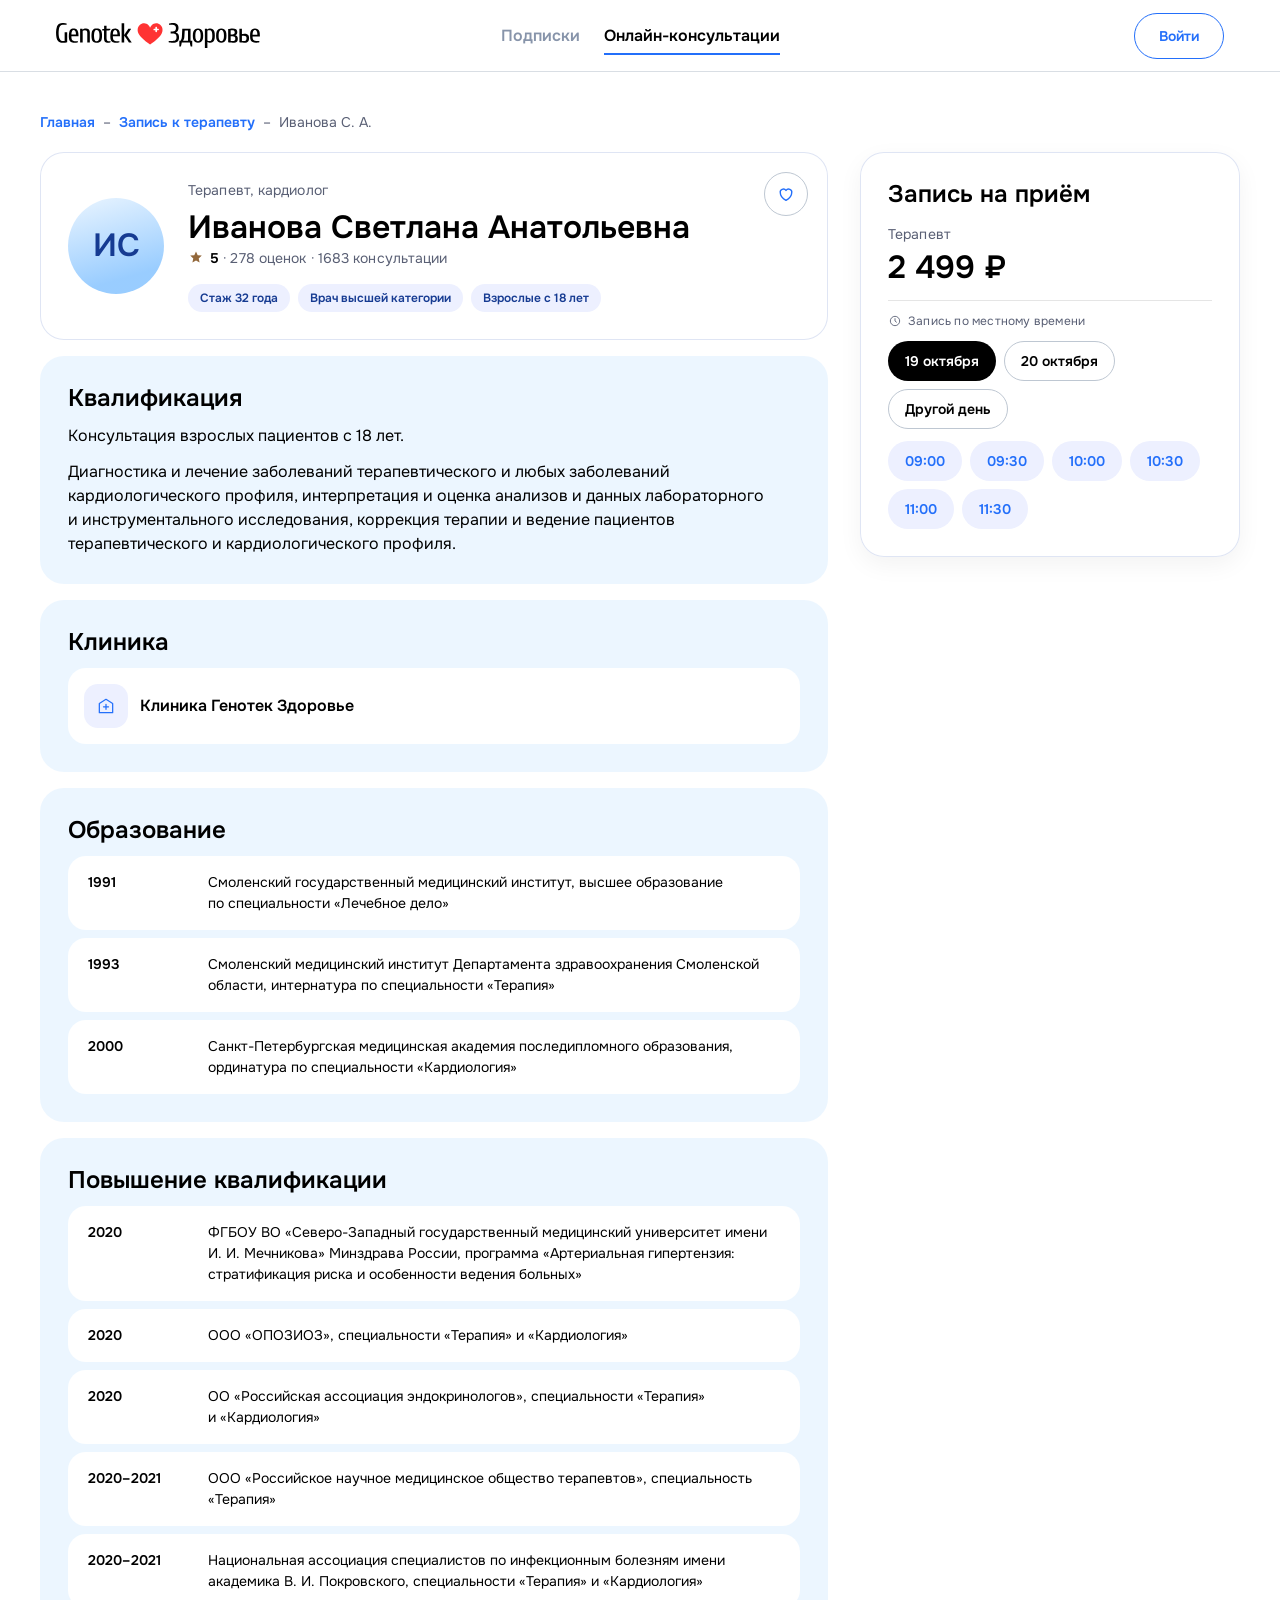
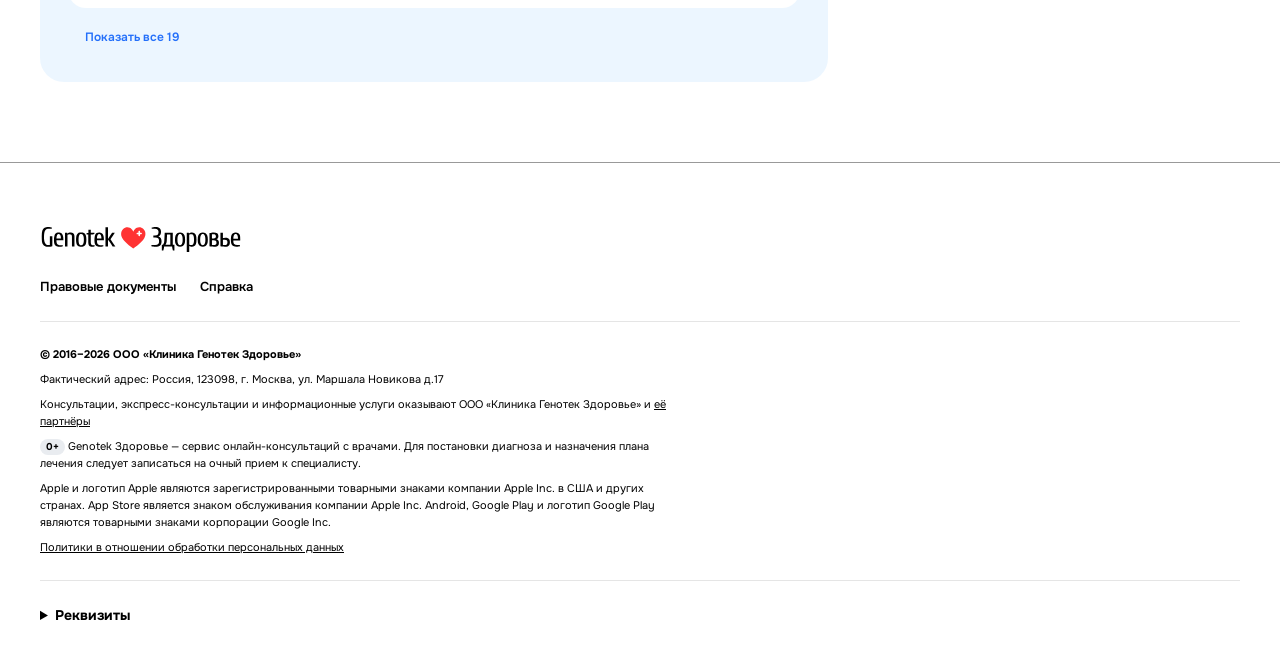
<file: doctor.html>
<!doctype html>
<html lang="ru">
<head>
<meta charset="utf-8">
<meta name="viewport" content="width=device-width, initial-scale=1">
<title>Иванова Светлана Анатольевна — терапевт, кардиолог | Genotek Здоровье</title>
<link rel="preconnect" href="https://fonts.googleapis.com">
<link href="https://fonts.googleapis.com/css2?family=Onest:wght@400;500;600;700&display=swap" rel="stylesheet">
<style>
  :root {
    --ink: #000000;
    --on-var: #595f74;
    --bright: #ffffff;
    --dim: #e9ecf0;
    --outline: #bec7d2;
    --outline-var: #d9dee4;
    --placeholder: #8794aa;
    --blue: #236ffa;
    --blue-c: #d8ecff;
    --on-blue-c: #163b92;
    --blue-panel: rgba(216, 236, 255, .48);
    --blue-tint: #edf0ff;
    --java: #0a9fb0;
    --java-c: #d0fdfc;
    --gold: #93683b;
    --shadow-card: 0 8px 24px rgba(0,0,0,.05);
    --shadow-soft: 0 12px 34px rgba(0,0,0,.07);
    --shadow-pop: 0 16px 48px rgba(0,0,0,.12);
    --font: "Onest", Arial, sans-serif;
    --content: 1200px;
    --side: 24px;
    --header-side: 56px;
    --header: 72px;
  }
  * { box-sizing: border-box; }
  [hidden] { display: none !important; }
  html { scroll-behavior: smooth; }
  body { margin: 0; font-family: var(--font); color: var(--ink); background: var(--bright); font-size: 16px; line-height: 24px; font-weight: 400; -webkit-font-smoothing: antialiased; }
  a { color: var(--blue); }
  button, input { font-family: inherit; }
  :focus-visible { outline: 2px solid var(--blue); outline-offset: 2px; }

  .btn { display: inline-flex; align-items: center; justify-content: center; gap: 8px; border-radius: 9999px; border: 1px solid transparent; font-weight: 600; text-decoration: none; white-space: nowrap; cursor: pointer; background: transparent; color: var(--blue); transition: background-color 120ms ease, border-color 120ms ease, color 120ms ease; }
  .btn-56 { min-height: 56px; padding: 16px 32px; font-size: 16px; line-height: 24px; }
  .btn-44 { min-height: 44px; padding: 12px 24px; font-size: 14px; line-height: 20px; }
  .btn-32 { min-height: 32px; padding: 8px 20px; font-size: 12px; line-height: 16px; }
  .btn.primary { border: 0; background: var(--blue); color: #fff; }
  .btn.primary:hover { background: color-mix(in srgb, var(--blue) 92%, var(--on-blue-c) 8%); }
  .btn.primary:active { background: color-mix(in srgb, var(--blue) 90%, var(--on-blue-c) 10%); }
  .btn.primary:disabled { opacity: .48; cursor: not-allowed; }
  .btn.outline { background: #fff; color: var(--blue); border-color: var(--blue); }
  .btn.outline:hover { background: color-mix(in srgb, var(--on-blue-c) 8%, #fff); }
  .btn.ghost { background: transparent; color: var(--blue); padding-inline: 16px; }
  .btn.ghost:hover { background: color-mix(in srgb, var(--on-blue-c) 8%, transparent); }
  .lnk { color: var(--blue); font-weight: 600; text-decoration: none; }
  .lnk:hover { color: var(--on-blue-c); }
  .lnk.s { font-size: 14px; line-height: 20px; }
  .lnk.u { text-decoration: underline; font-weight: 400; }
  .avatar { display: inline-grid; place-items: center; border-radius: 9999px; background: linear-gradient(-16deg, rgba(85,171,255,.6) 22%, rgba(216,236,255,.6) 98%); color: var(--on-blue-c); font-weight: 600; flex: none; }
  .avatar.a96 { width: 96px; height: 96px; font-size: 32px; line-height: 40px; }
  .tabs { display: flex; gap: 24px; align-items: center; }
  .tabs a { padding: 8px 0; color: #8794aa; text-decoration: none; font-weight: 600; font-size: 16px; line-height: 22px; }
  .tabs a:hover { color: var(--ink); }
  .tabs a.on { color: #000; box-shadow: inset 0 -2px 0 var(--blue); }
  .crumbs { display: flex; flex-wrap: wrap; gap: 8px; align-items: center; font-size: 14px; line-height: 20px; margin-bottom: 20px; }
  .crumbs span { color: var(--on-var); }
  .sep { height: 1px; background: color-mix(in srgb, var(--ink) 10%, transparent); border: 0; margin: 24px 0; }
  .badge { display: inline-flex; align-items: center; gap: 4px; padding: 6px 10px; border-radius: 9999px; background: var(--dim); font-weight: 700; font-size: 11px; line-height: 14px; color: var(--ink); white-space: nowrap; }
  .badge.info { padding: 6px 12px; background: var(--blue-tint); color: var(--on-blue-c); font-size: 12px; line-height: 16px; font-weight: 600; }
  .input { height: 48px; border: 1px solid var(--outline); border-radius: 8px; background: #fff; padding: 0 12px; font: 400 16px/24px var(--font); color: var(--ink); width: 100%; }
  .input:hover { border-color: var(--ink); }
  .input::placeholder { color: var(--placeholder); }
  .input:focus { outline: none; border-color: var(--blue); }
  .pills { display: flex; flex-wrap: wrap; gap: 8px; }
  .pills + .pills { margin-top: 12px; }
  .pill { min-height: 40px; padding: 0 16px; border-radius: 9999px; border: 1px solid var(--outline); background: #fff; color: var(--ink); font: 600 14px/20px var(--font); cursor: pointer; transition: border-color 120ms ease, background-color 120ms ease, color 120ms ease; }
  .pill:hover { border-color: var(--ink); }
  .pill.on { border-color: transparent; background: #000; color: #fff; }
  .pill.time { border-color: transparent; background: var(--blue-tint); color: var(--blue); }
  .pill.time:hover { background: var(--blue); color: #fff; }
  .toast { position: fixed; right: 24px; bottom: 24px; z-index: 30; width: min(360px, calc(100vw - 32px)); min-height: 56px; padding: 16px 20px; border-radius: 20px; background: #fff; box-shadow: var(--shadow-pop); display: flex; align-items: flex-start; gap: 12px; }
  .toast strong { font-size: 16px; line-height: 22px; font-weight: 600; }
  .toast p { margin: 4px 0 0; color: var(--on-var); font-size: 14px; line-height: 20px; }
  .toast .x { margin-left: auto; border: 0; background: transparent; color: var(--blue); cursor: pointer; font: 600 14px/20px var(--font); }

  .site-header { position: sticky; top: 0; z-index: 10; height: var(--header); background: #fff; border-bottom: 1px solid var(--outline-var); }
  .bar { height: 100%; margin: 0 auto; padding: 0 var(--header-side); display: grid; grid-template-columns: minmax(0, 1fr) auto minmax(0, 1fr); align-items: center; gap: 32px; }
  .logo { display: flex; align-items: center; justify-self: start; }
  .logo img { display: block; width: 204px; height: 26px; object-fit: contain; object-position: left center; }
  .actions { grid-column: 3; display: flex; justify-content: flex-end; }
  .wrap { max-width: calc(var(--content) + 2 * var(--side)); margin: 0 auto; padding: 40px var(--side) 80px; }
  .back { display: none; align-items: center; gap: 8px; min-height: 44px; margin: -8px 0 8px; color: var(--ink); text-decoration: none; font-size: 16px; line-height: 24px; font-weight: 600; }
  .back:hover { color: var(--blue); }

  .layout { display: grid; grid-template-columns: minmax(0, 1fr) 380px; gap: 32px; align-items: start; }
  .main-col { display: flex; flex-direction: column; gap: 16px; }
  .card { background: var(--blue-panel); border: 0; border-radius: 24px; padding: 28px; }
  .card h2 { margin: 0 0 12px; font-size: 24px; line-height: 28px; font-weight: 600; }
  .card p { margin: 0; color: var(--ink); }
  .card p + p { margin-top: 12px; }
  .profile { position: relative; display: flex; gap: 24px; align-items: center; background: #fff; box-shadow: inset 0 0 0 1px #dfe5f4; }
  .profile-info { padding-right: 56px; }
  .profile .spec { margin: 0; color: var(--on-var); font-size: 14px; line-height: 20px; letter-spacing: .1px; }
  .profile h1 { margin: 8px 0 0; font-size: 32px; line-height: 40px; font-weight: 600; }
  .meta { display: flex; gap: 6px; align-items: center; margin: 8px 0 0; color: var(--on-var); font-size: 14px; line-height: 20px; letter-spacing: .1px; }
  .profile .meta { color: var(--on-var); }
  .meta svg { flex: none; color: var(--gold); }
  .meta b { color: var(--ink); font-weight: 600; }
  .tags { display: flex; flex-wrap: wrap; gap: 8px; margin-top: 16px; }
  .fav { position: absolute; top: 20px; right: 20px; width: 44px; height: 44px; border: 1px solid var(--outline); border-radius: 9999px; background: #fff; color: var(--blue); cursor: pointer; display: grid; place-items: center; }
  .fav:hover { border-color: var(--ink); }
  .clinic { display: flex; align-items: center; gap: 12px; padding: 16px; border-radius: 18px; background: #fff; }
  .clinic .glyph { width: 44px; height: 44px; border-radius: 14px; background: var(--blue-tint); color: var(--blue); display: grid; place-items: center; flex: none; }
  .clinic b { font-weight: 600; }
  .timeline { list-style: none; margin: 0; padding: 0; display: flex; flex-direction: column; gap: 8px; }
  .timeline li { display: grid; grid-template-columns: 104px minmax(0, 1fr); gap: 16px; padding: 16px 20px; border-radius: 18px; background: #fff; }
  .timeline time { font-weight: 600; font-size: 14px; line-height: 20px; letter-spacing: .1px; }
  .timeline span { color: var(--ink); font-size: 14px; line-height: 21px; }
  .timeline li.extra { display: none; }
  .timeline.open li.extra { display: grid; }
  .toggle-more { margin-top: 12px; }

  .booking { position: sticky; top: calc(var(--header) + 40px); scroll-margin-top: calc(var(--header) + 16px); background: #fff; box-shadow: inset 0 0 0 1px #dfe5f4, var(--shadow-card); }
  .booking .sep { margin: 12px 0; }
  .booking h2 { margin: 0 0 16px; }
  .booking .role { margin: 0; color: var(--on-var); font-size: 14px; line-height: 20px; letter-spacing: .1px; }
  .booking .cost { margin: 4px 0 0; color: var(--ink); font-size: 32px; line-height: 40px; font-weight: 600; }
  .booking .local { display: flex; align-items: center; gap: 6px; margin: 0 0 12px; color: var(--on-var); font-size: 12px; line-height: 16px; letter-spacing: .2px; }

  .modal { width: min(520px, calc(100vw - 32px)); max-height: calc(100vh - 48px); padding: 32px; border: 0; border-radius: 28px; background: #fff; color: var(--ink); box-shadow: var(--shadow-pop); overflow: auto; }
  .modal:focus { outline: none; }
  .modal::backdrop { background: rgba(0,0,0,.32); }
  .modal h2 { margin: 0 48px 20px 0; font-size: 24px; line-height: 28px; font-weight: 600; }
  .modal .close { position: absolute; z-index: 3; top: 20px; right: 20px; width: 44px; height: 44px; border: 1px solid var(--outline); border-radius: 9999px; background: #fff; color: var(--ink); cursor: pointer; display: grid; place-items: center; }
  .modal .close:hover { border-color: var(--ink); }
  .summary { padding: 16px 20px; border-radius: 18px; background: var(--blue-panel); }
  .summary p { margin: 0; color: var(--on-var); font-size: 14px; line-height: 20px; letter-spacing: .1px; }
  .summary p + p { margin-top: 4px; }
  .summary .who-line { color: var(--ink); font-size: 16px; line-height: 22px; font-weight: 600; }
  .summary .when { display: flex; align-items: center; gap: 8px; margin-top: 12px; padding: 10px 14px; border-radius: 14px; background: #fff; color: var(--blue); font-weight: 600; }
  .modal h3 { margin: 24px 0 12px; font-size: 16px; line-height: 22px; font-weight: 600; }
  .pay { display: grid; grid-template-columns: 1fr 1fr; gap: 8px; }
  .pay-opt { position: relative; display: flex; flex-direction: column; gap: 4px; min-height: 92px; padding: 16px; border: 1px solid var(--outline); border-radius: 18px; background: #fff; cursor: pointer; transition: border-color 120ms ease, background-color 120ms ease; }
  .pay-opt:hover { border-color: var(--ink); }
  .pay-opt input { position: absolute; opacity: 0; pointer-events: none; }
  .pay-opt:has(input:checked) { border-color: var(--blue); box-shadow: inset 0 0 0 1px var(--blue); background: var(--blue-tint); }
  .pay-opt:has(input:focus-visible) { outline: 2px solid var(--blue); outline-offset: 2px; }
  .pay-opt .cards { display: flex; align-items: center; gap: 8px; height: 16px; }
  .pay-opt .cards img { display: block; }
  .pay-opt b { font-size: 14px; line-height: 20px; font-weight: 600; }
  .pay-opt small { color: var(--on-var); font-size: 12px; line-height: 16px; letter-spacing: .2px; }
  .promo { margin-top: 16px; padding: 0 20px; border-radius: 18px; background: var(--blue-panel); }
  .promo-hint { margin: 0 0 12px; color: var(--on-var); font-size: 14px; line-height: 20px; letter-spacing: .1px; }
  .promo summary { display: flex; align-items: center; justify-content: space-between; min-height: 56px; cursor: pointer; list-style: none; font-weight: 600; font-size: 16px; line-height: 22px; }
  .promo summary::-webkit-details-marker { display: none; }
  .promo summary svg { transition: transform .2s; }
  .promo[open] summary svg { transform: rotate(180deg); }
  .promo-row { display: flex; gap: 8px; padding-bottom: 16px; }
  .promo-row .input { flex: 1; min-width: 0; }
  .promo-row .btn { flex: none; min-height: 48px; }
  .promo-msg { margin: -8px 0 16px; color: var(--on-var); font-size: 12px; line-height: 16px; letter-spacing: .2px; }
  .modal .btn.primary { width: 100%; margin-top: 20px; }
  .opt { display: flex; align-items: flex-start; gap: 8px; margin-top: 12px; color: var(--on-var); font-size: 12px; line-height: 16px; letter-spacing: .2px; cursor: pointer; }
  .opt input { position: absolute; opacity: 0; pointer-events: none; }
  .box { width: 18px; height: 18px; border-radius: 6px; border: 1.5px solid var(--outline); background: #fff; display: inline-grid; place-items: center; flex: none; }
  .opt:hover .box { border-color: var(--ink); }
  .opt input:checked + .box { background: var(--blue); border-color: var(--blue); }
  .opt input:checked + .box::after { content: ""; width: 8px; height: 4px; border-left: 1.5px solid #fff; border-bottom: 1.5px solid #fff; transform: translateY(-1px) rotate(-45deg); }
  .opt input:focus-visible + .box { outline: 2px solid var(--blue); outline-offset: 2px; }
  .day-group { padding: 16px 20px; border-radius: 18px; background: var(--blue-panel); }
  .day-group + .day-group { margin-top: 8px; }
  .day-group h3 { margin: 0 0 12px; font-size: 16px; line-height: 22px; }
  .day-group h3 span { color: var(--on-var); font-weight: 400; }
  .day-group .pill.time { background: #fff; }
  .day-group .pill.time:hover { background: var(--blue); }

  footer { background: #fff; border-top: 1px solid color-mix(in srgb, var(--ink) 40%, transparent); }
  .foot { max-width: calc(var(--content) + 2 * var(--side)); margin: 0 auto; padding: 64px var(--side) 32px; color: var(--ink); font-size: 11px; line-height: 17px; }
  .foot-brand { display: inline-flex; }
  .foot-brand img { display: block; width: 202px; height: 25px; }
  .foot-links { display: flex; gap: 24px; flex-wrap: wrap; margin-top: 20px; }
  .foot-links .lnk { color: var(--ink); font-size: 13px; line-height: 20px; }
  .foot-links .lnk:hover { color: var(--blue); }
  .foot .sep { margin: 24px 0; }
  .fine p { margin: 8px 0 0; max-width: 90ch; }
  .fine p:first-child { margin-top: 0; font-weight: 700; }
  .fine .lnk.u { color: var(--ink); }
  .fine .lnk.u:hover { color: var(--blue); }
  .fine .badge { padding: 2px 6px; font-size: 10px; line-height: 12px; }
  .reqs summary { cursor: pointer; font-weight: 700; font-size: 14px; line-height: 20px; color: var(--ink); }
  .reqs dl { display: grid; grid-template-columns: 200px 1fr; gap: 8px 16px; margin: 16px 0 0; }
  .reqs dt { color: var(--on-var); font-size: 12px; line-height: 16px; }
  .reqs dd { margin: 0; color: var(--ink); font-size: 12px; line-height: 16px; }

  .fab-book {
    display: none; position: fixed; z-index: 25;
    left: var(--side); right: var(--side); bottom: max(16px, env(safe-area-inset-bottom));
    min-height: 56px; padding: 16px 24px;
    border: 0; border-radius: 9999px;
    background: var(--blue); color: #fff;
    font: 600 16px/24px var(--font); text-decoration: none; text-align: center;
    box-shadow: var(--shadow-pop);
    transition: opacity 160ms ease, transform 160ms ease, background-color 120ms ease;
  }
  .fab-book:hover { background: color-mix(in srgb, var(--blue) 92%, var(--on-blue-c) 8%); }
  .fab-book.is-visible { display: flex; align-items: center; justify-content: center; }

  @media (max-width: 1024px) {
    :root { --side: 16px; --header-side: 16px; }
    .wrap { padding-top: 24px; }
    .layout { grid-template-columns: 1fr; gap: 16px; }
    .main-col { display: contents; }
    .profile { order: -2; }
    .booking { position: static; order: -1; }
    .tabs { display: none; }
    .back { display: inline-flex; }
    .bar { grid-template-columns: minmax(0, 1fr) auto; }
    .actions { grid-column: 2; }
    .reqs dl { grid-template-columns: 1fr; }
    body.has-fab .wrap { padding-bottom: 100px; }
  }
  @media (max-width: 600px) {
    .card { padding: 20px; border-radius: 20px; }
    .profile { flex-direction: column; align-items: flex-start; gap: 16px; }
    .profile .avatar.a96 { width: 60px; height: 60px; font-size: 20px; line-height: 24px; }
    .profile h1 { font-size: 22px; line-height: 28px; }
    .card h2, .booking h2 { font-size: 22px; line-height: 28px; }
    .card p { font-size: 14px; line-height: 20px; }
    .profile-info { width: 100%; padding-right: 0; }
    .fav { top: 16px; right: 16px; }
    .timeline li { grid-template-columns: 1fr; gap: 4px; padding: 14px 16px; }
    .pay { grid-template-columns: 1fr; }
    .promo-row { flex-direction: column; }
    .promo-row .input { flex: none; }
    .modal { padding: 24px 16px; border-radius: 24px; }
    .modal .close { top: 12px; right: 12px; }
    .foot { padding: 40px var(--side) 24px; }
    .foot-brand img { width: 162px; height: 20px; }
  }
</style>
</head>
<body>
<header class="site-header" id="header">
  <div class="bar">
    <a class="logo" href="https://health.genotek.ru/consultation/">
      <img src="assets/genotek_health.svg" width="204" height="26" alt="Genotek Здоровье">
    </a>
    <nav class="tabs" aria-label="Разделы">
      <a href="subscriptions.html">Подписки</a>
      <a class="on" href="https://health.genotek.ru/consultation/" aria-current="page">Онлайн-консультации</a>
    </nav>
    <div class="actions">
      <a class="btn btn-44 outline login" href="https://health.genotek.ru/telemed/api/login?app=user">Войти</a>
    </div>
  </div>
</header>

<main class="wrap">
  <a class="back" href="https://health.genotek.ru/consultation/taxonomy/382/doctors/">
    <svg width="24" height="24" viewBox="0 0 24 24" fill="none" aria-hidden="true"><path d="M20 12H5M11 6l-6 6 6 6" stroke="currentColor" stroke-width="1.5" stroke-linecap="round" stroke-linejoin="round"/></svg>
    Назад
  </a>
  <nav class="crumbs" aria-label="Навигация">
    <a class="lnk s" href="https://health.genotek.ru/consultation/">Главная</a>
    <span aria-hidden="true">–</span>
    <a class="lnk s" href="https://health.genotek.ru/consultation/taxonomy/382/doctors/">Запись к терапевту</a>
    <span aria-hidden="true">–</span>
    <span>Иванова С. А.</span>
  </nav>

  <div class="layout">
    <div class="main-col">
      <section class="card profile">
        <span class="avatar a96" aria-hidden="true">ИС</span>
        <div class="profile-info">
          <p class="spec">Терапевт, кардиолог</p>
          <h1>Иванова Светлана Анатольевна</h1>
          <p class="meta">
            <svg width="16" height="16" viewBox="0 0 16 16" aria-hidden="true"><path fill="currentColor" d="m8 1.4 1.7 3.8 4.1.4-3.1 2.8.9 4.1L8 10.4 4.4 12.5l.9-4.1L2.2 5.6l4.1-.4L8 1.4Z"/></svg>
            <span><b>5</b> · 278 оценок · 1683 консультации</span>
          </p>
          <div class="tags">
            <span class="badge info">Стаж 32 года</span>
            <span class="badge info">Врач высшей категории</span>
            <span class="badge info">Взрослые с 18 лет</span>
          </div>
        </div>
        <button class="fav" type="button" id="fav" aria-pressed="false" aria-label="В избранное"></button>
      </section>

      <section class="card" aria-labelledby="qual">
        <h2 id="qual">Квалификация</h2>
        <p>Консультация взрослых пациентов с 18 лет.</p>
        <p>Диагностика и лечение заболеваний терапевтического и любых заболеваний кардиологического профиля, интерпретация и оценка анализов и данных лабораторного и инструментального исследования, коррекция терапии и ведение пациентов терапевтического и кардиологического профиля.</p>
      </section>

      <section class="card" aria-labelledby="clinic">
        <h2 id="clinic">Клиника</h2>
        <div class="clinic">
          <span class="glyph" aria-hidden="true">
            <svg width="20" height="20" viewBox="0 0 24 24" fill="none"><path d="M4 20V9l8-5 8 5v11H4Z" stroke="currentColor" stroke-width="1.5" stroke-linejoin="round"/><path d="M12 10v6M9 13h6" stroke="currentColor" stroke-width="1.5" stroke-linecap="round"/></svg>
          </span>
          <b>Клиника Генотек Здоровье</b>
        </div>
      </section>

      <section class="card" aria-labelledby="edu">
        <h2 id="edu">Образование</h2>
        <ul class="timeline">
          <li><time>1991</time><span>Смоленский государственный медицинский институт, высшее образование по специальности «Лечебное дело»</span></li>
          <li><time>1993</time><span>Смоленский медицинский институт Департамента здравоохранения Смоленской области, интернатура по специальности «Терапия»</span></li>
          <li><time>2000</time><span>Санкт-Петербургская медицинская академия последипломного образования, ординатура по специальности «Кардиология»</span></li>
        </ul>
      </section>

      <section class="card" aria-labelledby="courses">
        <h2 id="courses">Повышение квалификации</h2>
        <ul class="timeline" id="courses-list"></ul>
        <button class="btn btn-32 ghost toggle-more" type="button" id="courses-toggle" aria-expanded="false" aria-controls="courses-list"></button>
      </section>
    </div>

    <aside class="card booking" id="booking" aria-labelledby="booking-title">
      <h2 id="booking-title">Запись на приём</h2>
      <p class="role">Терапевт</p>
      <p class="cost">2 499 ₽</p>
      <hr class="sep">
      <p class="local">
        <svg width="14" height="14" viewBox="0 0 24 24" fill="none" aria-hidden="true"><circle cx="12" cy="12" r="8" stroke="currentColor" stroke-width="1.5"/><path d="M12 8v4l2.5 2" stroke="currentColor" stroke-width="1.5" stroke-linecap="round"/></svg>
        Запись по местному времени
      </p>
      <div class="pills" id="days"></div>
      <div class="pills" id="times"></div>
    </aside>
  </div>
</main>

<dialog class="modal" id="book-modal" tabindex="-1" autofocus aria-labelledby="book-title">
  <button class="close" type="button" data-close aria-label="Закрыть">
    <svg width="20" height="20" viewBox="0 0 24 24" fill="none" aria-hidden="true"><path d="m6 6 12 12M18 6 6 18" stroke="currentColor" stroke-width="1.5" stroke-linecap="round"/></svg>
  </button>
  <h2 id="book-title">Запись на приём</h2>
  <form id="book-form" method="dialog">
    <div class="summary">
      <p class="who-line">Иванова Светлана Анатольевна</p>
      <p>Терапевт · Онлайн-консультация</p>
      <p class="when" id="book-when"></p>
    </div>
    <h3>Способ оплаты</h3>
    <div class="pay">
      <label class="pay-opt">
        <input type="radio" name="pay" value="ru" checked>
        <span class="cards"><img src="assets/Visa.svg" width="27" height="9" alt="Visa"><img src="assets/Mastercard.svg" width="27" height="16" alt="Mastercard"><img src="assets/Mir.svg" width="29" height="8" alt="Мир"></span>
        <b>Банковской картой РФ</b>
      </label>
      <label class="pay-opt">
        <input type="radio" name="pay" value="foreign">
        <span class="cards"><img src="assets/Visa.svg" width="27" height="9" alt="Visa"><img src="assets/Mastercard.svg" width="27" height="16" alt="Mastercard"></span>
        <b>Иностранной картой</b>
        <small>Кроме карт Украины, США, Беларуси и стран FATF</small>
      </label>
    </div>
    <details class="promo">
      <summary>Промокод <svg width="20" height="20" viewBox="0 0 24 24" fill="none" aria-hidden="true"><path d="m7 10 5 5 5-5" stroke="currentColor" stroke-width="1.5" stroke-linecap="round" stroke-linejoin="round"/></svg></summary>
      <p class="promo-hint">Получите скидку на онлайн-консультацию или активируйте корпоративную подписку</p>
      <div class="promo-row">
        <input class="input" id="promo" type="text" placeholder="Введите промокод" autocomplete="off" aria-label="Промокод">
        <button class="btn btn-44 outline" type="button" id="promo-apply">Применить</button>
      </div>
      <p class="promo-msg" id="promo-msg" aria-live="polite" hidden></p>
    </details>
    <button class="btn btn-56 primary" type="submit" id="book-submit">Записаться · 2 499 ₽</button>
    <label class="opt">
      <input type="checkbox" name="ads">
      <span class="box" aria-hidden="true"></span>
      <span>Я <a class="lnk" href="https://health.genotek.ru/legal/">согласен</a> получать рекламные материалы о сервисе Genotek Здоровье и его партнёрах</span>
    </label>
  </form>
</dialog>

<dialog class="modal" id="days-modal" tabindex="-1" autofocus aria-labelledby="days-title">
  <button class="close" type="button" data-close aria-label="Закрыть">
    <svg width="20" height="20" viewBox="0 0 24 24" fill="none" aria-hidden="true"><path d="m6 6 12 12M18 6 6 18" stroke="currentColor" stroke-width="1.5" stroke-linecap="round"/></svg>
  </button>
  <h2 id="days-title">Выбор времени</h2>
  <div id="days-list"></div>
</dialog>

<a class="fab-book" id="fab-book" href="#booking">Записаться на приём</a>

<div class="toast" id="toast" role="status" hidden>
  <div>
    <strong id="toast-title"></strong>
    <p id="toast-text"></p>
  </div>
  <button class="x" type="button" id="toast-close">Закрыть</button>
</div>

<footer>
  <div class="foot">
    <a class="foot-brand" href="https://health.genotek.ru/consultation/" aria-label="Genotek Здоровье">
      <img src="assets/genotek_health.svg" width="202" height="25" alt="">
    </a>
    <div class="foot-links">
      <a class="lnk s" href="https://health.genotek.ru/legal/">Правовые документы</a>
      <a class="lnk s" href="https://health.genotek.ru/consultation/support-web/index.html">Справка</a>
    </div>
    <hr class="sep">
    <div class="fine">
      <p>© 2016–2026 ООО «Клиника Генотек Здоровье»</p>
      <p>Фактический адрес: Россия, 123098, г. Москва, ул. Маршала Новикова д.17</p>
      <p>Консультации, экспресс-консультации и информационные услуги оказывают ООО «Клиника Генотек Здоровье» и <a class="lnk u" href="https://storage.yandexcloud.net/health-legal/health_list.pdf">её партнёры</a></p>
      <p><span class="badge">0+</span> Genotek Здоровье — сервис онлайн-консультаций с врачами. Для постановки диагноза и назначения плана лечения следует записаться на очный прием к специалисту.</p>
      <p>Apple и логотип Apple являются зарегистрированными товарными знаками компании Apple Inc. в США и других странах. App Store является знаком обслуживания компании Apple Inc. Android, Google Play и логотип Google Play являются товарными знаками корпорации Google Inc.</p>
      <p><a class="lnk u" href="https://health.genotek.ru/legal/privacy-policy/">Политики в отношении обработки персональных данных</a></p>
    </div>
    <hr class="sep">
    <details class="reqs">
      <summary>Реквизиты</summary>
      <dl>
        <dt>Полное наименование</dt>
        <dd>Общество с ограниченной ответственностью «Клиника Генотек Здоровье»</dd>
        <dt>ОГРН</dt><dd>5177746308394</dd>
        <dt>ИНН</dt><dd>7704448842</dd>
        <dt>КПП</dt><dd>770901001</dd>
        <dt>Юридический адрес</dt>
        <dd>105120, г. Москва, вн. тер. г. муниципальный округ Таганский, пер. Наставнический, д. 17, стр. 1, помещ. 63/1</dd>
      </dl>
    </details>
  </div>
</footer>

<script>
const COURSES = [
  ["2020", "ФГБОУ ВО «Северо-Западный государственный медицинский университет имени И. И. Мечникова» Минздрава России, программа «Артериальная гипертензия: стратификация риска и особенности ведения больных»"],
  ["2020", "ООО «ОПОЗИОЗ», специальности «Терапия» и «Кардиология»"],
  ["2020", "ОО «Российская ассоциация эндокринологов», специальности «Терапия» и «Кардиология»"],
  ["2020–2021", "ООО «Российское научное медицинское общество терапевтов», специальность «Терапия»"],
  ["2020–2021", "Национальная ассоциация специалистов по инфекционным болезням имени академика В. И. Покровского, специальности «Терапия» и «Кардиология»"],
  ["2020–2022", "ООО «Федерация анестезиологов и реаниматологов», специальности «Терапия» и «Кардиология»"],
  ["2021", "ФГБОУ ВО «Северо-Западный государственный медицинский университет имени И. И. Мечникова» Минздрава России, программа «Современные алгоритмы диагностики и лечения нарушений ритма и проводимости»"],
  ["2021", "Ассоциация «ФЛМ», специальности «Терапия» и «Кардиология»"],
  ["2021", "ООО СРМР «Союз реабилитологов России», специальности «Терапия» и «Кардиология»"],
  ["2021", "Ассоциация «ЕАТв», специальности «Терапия» и «Кардиология»"],
  ["2021", "ООО «Российское общество акушеров-гинекологов», специальности «Терапия» и «Кардиология»"],
  ["2021", "ООО «Общество по изучению боли», специальности «Терапия» и «Кардиология»"],
  ["2021–2022", "ООО «Ассоциация врачей общей практики (семейных врачей) Российской Федерации», специальности «Терапия» и «Кардиология»"],
  ["2022", "ФГБОУ ВО «Северо-Западный государственный медицинский университет имени И. И. Мечникова» Минздрава России, программа «Атерогенные дислипидемии: диагностика, профилактика и фармакологическая коррекция»"],
  ["2022", "ОО «Российское общество психиатров», специальность «Терапия»"],
  ["2022", "ООО «Федеральный центр НМО», программа «Алгоритмы общения с пациентом — эффективные способы обезопасить себя от преследования»"],
  ["2022", "ООО «Федеральный центр НМО», программа «Актуальные IT технологии в медицине»"],
  ["2020–2024", "ИОМ-НП, специальности «Терапия» и «Кардиология»"],
  ["2020–2024", "ООО «РКО», специальности «Терапия» и «Кардиология»"]
];
const SLOTS = ["09:00", "09:30", "10:00", "10:30", "11:00", "11:30"];
const SCHEDULE = [
  { day: "19 октября", weekday: "понедельник", times: SLOTS },
  { day: "20 октября", weekday: "вторник", times: SLOTS },
  { day: "21 октября", weekday: "среда", times: SLOTS },
  { day: "22 октября", weekday: "четверг", times: SLOTS },
  { day: "23 октября", weekday: "пятница", times: SLOTS }
];
const YEAR = 2026;
const SIDEBAR_DAYS = 2;
const SLOT_MINUTES = 30;
const SHOWN_COURSES = 5;
const DOCTOR = "Иванова Светлана Анатольевна";
const PRICE = "2 499 ₽";
const state = { day: SCHEDULE[0].day, fav: false, slot: null };
let toastTimer = 0;

const coursesList = document.getElementById("courses-list");
const coursesToggle = document.getElementById("courses-toggle");
coursesList.innerHTML = COURSES.map(([year, text], index) =>
  `<li${index >= SHOWN_COURSES ? ' class="extra"' : ""}><time>${year}</time><span>${text}</span></li>`
).join("");
function syncCoursesToggle() {
  const open = coursesList.classList.contains("open");
  coursesToggle.textContent = open ? "Свернуть" : `Показать все ${COURSES.length}`;
  coursesToggle.setAttribute("aria-expanded", String(open));
}
coursesToggle.addEventListener("click", () => {
  coursesList.classList.toggle("open");
  syncCoursesToggle();
});
syncCoursesToggle();

function heart(on) {
  return `<svg width="22" height="22" viewBox="0 0 24 24" aria-hidden="true"><path d="M12 19s-6.2-3.8-6.2-8.2A3.4 3.4 0 0 1 12 8.2a3.4 3.4 0 0 1 6.2 2.6C18.2 15.2 12 19 12 19Z" fill="${on ? "currentColor" : "none"}" stroke="currentColor" stroke-width="1.5" stroke-linejoin="round"/></svg>`;
}
const favBtn = document.getElementById("fav");
function syncFav() {
  favBtn.innerHTML = heart(state.fav);
  favBtn.classList.toggle("on", state.fav);
  favBtn.setAttribute("aria-pressed", String(state.fav));
}
favBtn.addEventListener("click", () => {
  state.fav = !state.fav;
  syncFav();
});
syncFav();

const daysEl = document.getElementById("days");
const timesEl = document.getElementById("times");
const bookModal = document.getElementById("book-modal");
const daysModal = document.getElementById("days-modal");

function timeButtons(day, times) {
  return times.map((time) =>
    `<button class="pill time" type="button" data-day="${day}" data-time="${time}">${time}</button>`
  ).join("");
}

function renderSchedule() {
  daysEl.innerHTML = SCHEDULE.slice(0, SIDEBAR_DAYS).map(({ day }) =>
    `<button class="pill${day === state.day ? " on" : ""}" type="button" data-pick-day="${day}" aria-pressed="${day === state.day}">${day}</button>`
  ).join("") + `<button class="pill" type="button" data-other>Другой день</button>`;
  timesEl.innerHTML = timeButtons(state.day, SCHEDULE.find((item) => item.day === state.day).times);
}

document.getElementById("days-list").innerHTML = SCHEDULE.map(({ day, weekday, times }) =>
  `<div class="day-group"><h3>${day} <span>${weekday}</span></h3><div class="pills">${timeButtons(day, times)}</div></div>`
).join("");

function addMinutes(time, minutes) {
  const [h, m] = time.split(":").map(Number);
  const total = h * 60 + m + minutes;
  return `${String(Math.floor(total / 60)).padStart(2, "0")}:${String(total % 60).padStart(2, "0")}`;
}

function openModal(modal) {
  modal.showModal();
  modal.focus();
  requestAnimationFrame(() => modal.focus());
}

function openBooking(day, time) {
  state.slot = { day, time };
  document.getElementById("book-form").reset();
  document.querySelector(".promo").open = false;
  document.getElementById("promo-msg").hidden = true;
  document.getElementById("book-when").textContent = `${day} ${YEAR}, ${time} – ${addMinutes(time, SLOT_MINUTES)} (по местному времени)`;
  if (daysModal.open) daysModal.close();
  openModal(bookModal);
}

function pickSlot(event) {
  const slot = event.target.closest("[data-time]");
  if (slot) openBooking(slot.dataset.day, slot.dataset.time);
}

function showToast(title, text) {
  document.getElementById("toast-title").textContent = title;
  document.getElementById("toast-text").textContent = text;
  const toast = document.getElementById("toast");
  toast.hidden = false;
  clearTimeout(toastTimer);
  toastTimer = setTimeout(() => { toast.hidden = true; }, 4000);
}

daysEl.addEventListener("click", (event) => {
  const day = event.target.closest("[data-pick-day]");
  if (day) {
    state.day = day.dataset.pickDay;
    renderSchedule();
    return;
  }
  if (event.target.closest("[data-other]")) openModal(daysModal);
});
timesEl.addEventListener("click", pickSlot);
document.getElementById("days-list").addEventListener("click", pickSlot);
for (const modal of [bookModal, daysModal]) {
  modal.addEventListener("click", (event) => {
    const box = modal.getBoundingClientRect();
    const outside = event.clientX < box.left || event.clientX > box.right || event.clientY < box.top || event.clientY > box.bottom;
    if ((event.target === modal && outside) || event.target.closest("[data-close]")) modal.close();
  });
}
document.getElementById("promo-apply").addEventListener("click", () => {
  const code = document.getElementById("promo").value.trim();
  const msg = document.getElementById("promo-msg");
  msg.textContent = code ? `Промокод «${code}» проверим при оплате` : "Введите промокод";
  msg.hidden = false;
});
document.getElementById("book-form").addEventListener("submit", () => {
  const pay = new FormData(document.getElementById("book-form")).get("pay") === "ru" ? "картой РФ" : "иностранной картой";
  showToast(DOCTOR, `${state.slot.day}, ${state.slot.time} · ${PRICE}, оплата ${pay}. Переходим к оплате.`);
});
document.getElementById("toast-close").addEventListener("click", () => {
  document.getElementById("toast").hidden = true;
});

renderSchedule();

const booking = document.getElementById("booking");
const fabBook = document.getElementById("fab-book");
const fabMq = window.matchMedia("(max-width: 1024px)");
let bookingVisible = true;

function syncFab() {
  const show = fabMq.matches && !bookingVisible;
  fabBook.classList.toggle("is-visible", show);
  document.body.classList.toggle("has-fab", show);
}

new IntersectionObserver(([entry]) => {
  bookingVisible = entry.isIntersecting;
  syncFab();
}, { threshold: 0 }).observe(booking);

fabMq.addEventListener("change", syncFab);
fabBook.addEventListener("click", (event) => {
  event.preventDefault();
  const top = booking.getBoundingClientRect().top + window.scrollY - (parseFloat(getComputedStyle(document.documentElement).getPropertyValue("--header")) || 72) - 16;
  window.scrollTo({ top: Math.max(0, top), behavior: "smooth" });
});
syncFab();
</script>
</body>
</html>
</file>
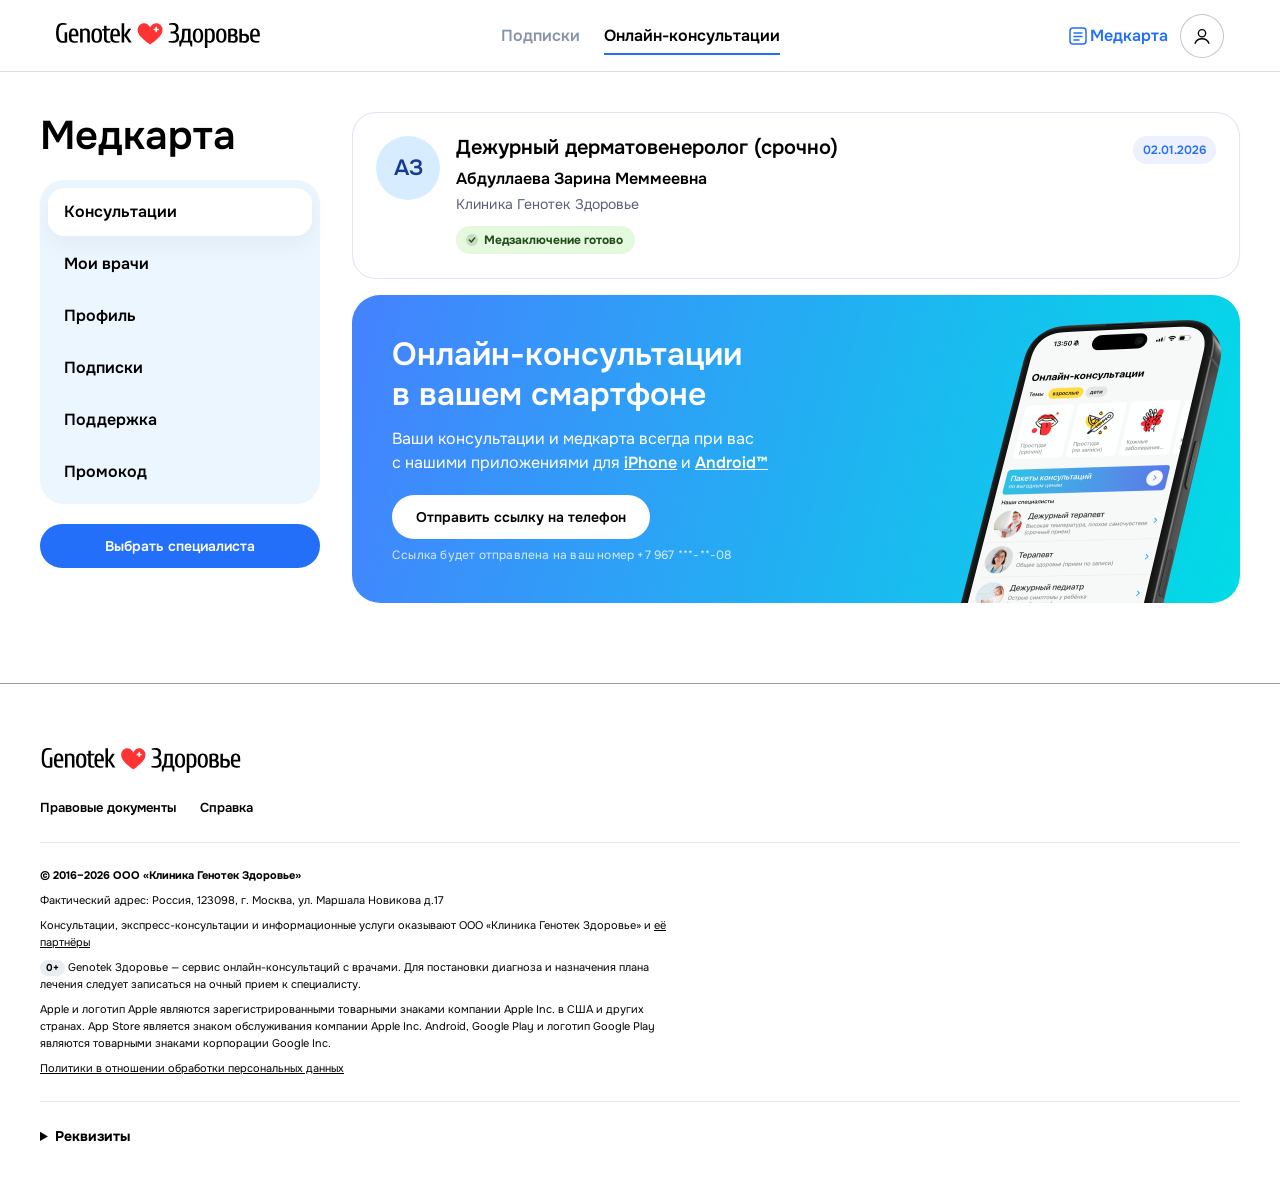
<file: medcard.html>
<!doctype html>
<html lang="ru">
<head>
<meta charset="utf-8">
<meta name="viewport" content="width=device-width, initial-scale=1">
<title>Медкарта | Genotek Здоровье</title>
<link rel="preconnect" href="https://fonts.googleapis.com">
<link href="https://fonts.googleapis.com/css2?family=Onest:wght@400;500;600;700&display=swap" rel="stylesheet">
<style>
  :root {
    --ink: #000000;
    --on-var: #595f74;
    --surface: #f6f7f8;
    --bright: #ffffff;
    --dim: #e9ecf0;
    --outline: #bec7d2;
    --outline-var: #d9dee4;
    --placeholder: #8794aa;
    --blue: #236ffa;
    --blue-c: #d8ecff;
    --on-blue-c: #163b92;
    --blue-panel: rgba(216, 236, 255, .48);
    --blue-tint: #edf0ff;
    --java: #0a9fb0;
    --java-c: #d0fdfc;
    --success-c: #e5f9df;
    --on-success-c: #244c1b;
    --orange: #f04906;
    --orange-c: #ffebd4;
    --gold: #93683b;
    --error: #fc0606;
    --shadow-card: 0 8px 24px rgba(0,0,0,.05);
    --shadow-soft: 0 12px 34px rgba(0,0,0,.07);
    --shadow-pop: 0 16px 48px rgba(0,0,0,.12);
    --font: "Onest", Arial, sans-serif;
    --content: 1200px;
    --side: 24px;
    --header-side: 56px;
    --nav: 280px;
    --header: 72px;
  }
  * { box-sizing: border-box; }
  [hidden] { display: none !important; }
  html { scroll-behavior: smooth; }
  body { margin: 0; font-family: var(--font); color: var(--ink); background: var(--bright); font-size: 16px; line-height: 24px; font-weight: 400; -webkit-font-smoothing: antialiased; }
  a { color: var(--blue); }
  button, input { font-family: inherit; }
  :focus-visible { outline: 2px solid var(--blue); outline-offset: 2px; }

  .btn { display: inline-flex; align-items: center; justify-content: center; gap: 8px; border-radius: 9999px; border: 1px solid transparent; font-weight: 600; text-decoration: none; white-space: nowrap; cursor: pointer; background: transparent; color: var(--blue); transition: background-color 120ms ease, border-color 120ms ease, color 120ms ease; }
  .btn-44 { min-height: 44px; padding: 12px 24px; font-size: 14px; line-height: 20px; }
  .btn-32 { min-height: 32px; padding: 8px 20px; font-size: 12px; line-height: 16px; }
  .btn.primary { border: 0; background: var(--blue); color: #fff; }
  .btn.primary:hover { background: color-mix(in srgb, var(--blue) 92%, var(--on-blue-c) 8%); }
  .btn.primary:active { background: color-mix(in srgb, var(--blue) 90%, var(--on-blue-c) 10%); }
  .btn.outline { background: #fff; color: var(--blue); border-color: var(--blue); }
  .btn.outline:hover { background: color-mix(in srgb, var(--on-blue-c) 8%, #fff); }
  .btn.ghost { background: transparent; color: var(--blue); padding-inline: 16px; }
  .btn.ghost:hover { background: color-mix(in srgb, var(--on-blue-c) 8%, transparent); }
  .btn.dark { border: 0; background: #000; color: #fff; }
  .btn.dark:hover { background: color-mix(in srgb, #000 88%, #fff 12%); }
  .lnk { color: var(--blue); font-weight: 600; text-decoration: none; }
  .lnk:hover { color: var(--on-blue-c); }
  .lnk.s { font-size: 14px; line-height: 20px; }
  .lnk.u { text-decoration: underline; font-weight: 400; }
  .avatar { display: inline-grid; place-items: center; border-radius: 9999px; background: var(--blue-c); color: var(--on-blue-c); font-weight: 600; flex: none; }
  .avatar.a64 { width: 64px; height: 64px; font-size: 22px; line-height: 28px; }
  .avatar.a40 { width: 44px; height: 44px; font-size: 14px; line-height: 20px; }
  .avatar.user { background: #fff; color: var(--ink); box-shadow: inset 0 0 0 1px var(--outline); }
  .tabs { display: flex; gap: 24px; align-items: center; }
  .tabs a { padding: 8px 0; color: #8794aa; text-decoration: none; font-weight: 600; font-size: 16px; line-height: 22px; }
  .tabs a:hover { color: var(--ink); }
  .tabs a.on { color: #000; box-shadow: inset 0 -2px 0 var(--blue); }
  .sep { height: 1px; background: color-mix(in srgb, var(--ink) 10%, transparent); border: 0; margin: 24px 0; }
  .badge { display: inline-flex; align-items: center; gap: 4px; padding: 6px 10px; border-radius: 9999px; background: var(--dim); font-weight: 700; font-size: 11px; line-height: 14px; color: var(--ink); white-space: nowrap; }
  .badge.m { padding: 6px 12px 6px 8px; font-size: 12px; line-height: 16px; }
  .badge.ok { background: var(--success-c); color: var(--on-success-c); }
  .input { height: 48px; border: 1px solid var(--outline); border-radius: 8px; background: #fff; padding: 0 12px; font: 400 16px/24px var(--font); color: var(--ink); width: 100%; }
  .input:hover { border-color: var(--ink); }
  .input::placeholder { color: var(--placeholder); }
  .input:focus { outline: none; border-color: var(--blue); }
  .toast { position: fixed; right: 24px; bottom: 24px; z-index: 30; width: min(360px, calc(100vw - 32px)); min-height: 56px; padding: 16px 20px; border-radius: 20px; background: #fff; box-shadow: var(--shadow-pop); display: flex; align-items: flex-start; gap: 12px; }
  .toast strong { font-size: 16px; line-height: 22px; font-weight: 600; }
  .toast p { margin: 4px 0 0; color: var(--on-var); font-size: 14px; line-height: 20px; }
  .toast .x { margin-left: auto; border: 0; background: transparent; color: var(--blue); cursor: pointer; font: 600 14px/20px var(--font); }

  .site-header { position: sticky; top: 0; z-index: 10; height: var(--header); background: #fff; border-bottom: 1px solid var(--outline-var); }
  .bar { height: 100%; margin: 0 auto; padding: 0 var(--header-side); display: grid; grid-template-columns: minmax(0, 1fr) auto minmax(0, 1fr); align-items: center; gap: 32px; }
  .logo { display: flex; align-items: center; justify-self: start; }
  .logo img { display: block; width: 204px; height: 26px; object-fit: contain; object-position: left center; }
  .actions { grid-column: 3; display: flex; justify-content: flex-end; align-items: center; gap: 12px; }
  .account { display: inline-flex; align-items: center; height: 44px; color: #8794aa; text-decoration: none; font-weight: 600; font-size: 16px; line-height: 22px; }
  .account:hover { color: var(--ink); }
  .account.on { color: var(--blue); }
  .profile-link { display: inline-flex; border-radius: 9999px; }
  .profile-link:hover .avatar.user { box-shadow: inset 0 0 0 1px var(--ink); }
  .wrap { max-width: calc(var(--content) + 2 * var(--side)); margin: 0 auto; padding: 40px var(--side) 80px; }

  .layout { display: grid; grid-template-columns: var(--nav) minmax(0, 1fr); gap: 32px; align-items: start; }
  .layout > * { min-width: 0; }
  .back { display: none; align-items: center; gap: 8px; min-height: 44px; margin: -8px 0 8px; color: var(--ink); text-decoration: none; font-size: 16px; line-height: 24px; font-weight: 600; }
  .back:hover { color: var(--blue); }
  .side { position: sticky; top: calc(var(--header) + 40px); }
  .side h1 { margin: 0 0 20px; font-size: 40px; line-height: 48px; font-weight: 600; }
  .side-nav { display: flex; flex-direction: column; gap: 4px; padding: 8px; border-radius: 24px; background: var(--blue-panel); }
  .side-nav a { display: flex; align-items: center; gap: 8px; min-height: 48px; padding: 12px 16px; border-radius: 16px; color: var(--ink); text-decoration: none; font-size: 16px; line-height: 22px; font-weight: 600; }
  .side-nav a:hover { background: rgba(255,255,255,.6); }
  .side-nav a.on { background: #fff; box-shadow: var(--shadow-card); }
  .side .btn { margin-top: 20px; width: 100%; }
  .panel { display: flex; flex-direction: column; gap: 16px; }
  .panel > h2 { margin: 0; font-size: 32px; line-height: 40px; font-weight: 600; }
  .panel > h3 { margin: 0; font-size: 24px; line-height: 28px; font-weight: 600; }
  .card { background: var(--blue-panel); border: 0; border-radius: 24px; padding: 28px; }
  .card h3 { margin: 0; font-size: 24px; line-height: 28px; font-weight: 600; }
  .card p { margin: 0; color: var(--on-var); }

  .consult { position: relative; display: grid; grid-template-columns: auto minmax(0, 1fr) auto; gap: 16px; align-items: start; padding: 24px; background: #fff; box-shadow: inset 0 0 0 1px #dfe5f4; transition: box-shadow 120ms ease; }
  .consult:hover { box-shadow: inset 0 0 0 1px #dfe5f4, var(--shadow-soft); }
  .consult h3 { font-size: 20px; line-height: 24px; }
  .consult .doctor { margin-top: 8px; color: var(--ink); font-size: 16px; line-height: 22px; font-weight: 600; }
  .consult .clinic { margin-top: 4px; font-size: 14px; line-height: 20px; letter-spacing: .1px; }
  .consult .badge { margin-top: 12px; }
  .consult time { padding: 6px 10px; border-radius: 9999px; background: var(--blue-tint); color: var(--blue); font-size: 12px; line-height: 16px; font-weight: 600; white-space: nowrap; }
  .consult-link { position: absolute; inset: 0; border-radius: 24px; }

  .promo {
    padding: 40px; border-radius: 28px; color: #fff;
    background:
      url("assets/medcard-promo-banner.png") right center / cover no-repeat,
      linear-gradient(90deg, #4a80ff, #33d3d3);
  }
  .promo h3 { font-size: 32px; line-height: 40px; }
  .promo .text { margin-top: 12px; max-width: 36ch; color: #fff; }
  .promo .text .lnk { color: #fff; text-decoration: underline; }
  .promo .text .lnk:hover { color: rgba(255,255,255,.84); }
  .promo .btn { margin-top: 20px; background: #fff; color: var(--ink); }
  .promo .btn:hover { background: rgba(255,255,255,.88); }
  .nowrap { white-space: nowrap; }
  .promo .hint { margin-top: 8px; color: rgba(255,255,255,.8); font-size: 12px; line-height: 16px; letter-spacing: .2px; }

  #conclusion .card { padding: 24px; background: #fff; box-shadow: inset 0 0 0 1px #dfe5f4; }
  .report-head { display: grid; grid-template-columns: auto minmax(0, 1fr) auto; gap: 16px; align-items: start; }
  .report-head h3 { margin: 0; font-size: 20px; line-height: 24px; font-weight: 600; }
  .report-head .doctor { margin-top: 8px; color: var(--ink); font-size: 16px; line-height: 22px; font-weight: 600; }
  .report-head .clinic { margin-top: 4px; color: var(--on-var); font-size: 14px; line-height: 20px; letter-spacing: .1px; }
  .report-head time { padding: 6px 10px; border-radius: 9999px; background: var(--blue-tint); color: var(--blue); font-size: 12px; line-height: 16px; font-weight: 600; white-space: nowrap; }
  .report-actions { display: flex; flex-wrap: wrap; gap: 8px; margin-top: 20px; }
  .report-section { margin-top: 12px; padding: 20px 24px; border-radius: 18px; background: var(--blue-panel); }
  .report-head + .report-section { margin-top: 24px; }
  .report-section h4 { margin: 0 0 8px; font-size: 16px; line-height: 22px; font-weight: 600; }
  .report-section p { color: var(--ink); font-size: 14px; line-height: 21px; }
  .report-foot { display: flex; flex-direction: column; gap: 8px; margin-top: 24px; }
  .report-foot .btn { width: 100%; }

  .doc-row { display: flex; gap: 16px; align-items: center; background: #fff; box-shadow: inset 0 0 0 1px #dfe5f4; padding: 24px; }
  .doc-row .avatar { background: linear-gradient(-16deg, rgba(85,171,255,.6) 22%, rgba(216,236,255,.6) 98%); }
  .doc-row .info { flex: 1; min-width: 0; }
  .doc-row .spec { display: block; color: var(--on-var); font-size: 12px; line-height: 16px; letter-spacing: .2px; font-weight: 400; }
  .doc-row h3 { margin-top: 8px; font-size: 16px; line-height: 22px; }
  .doc-row .meta { display: flex; flex-wrap: wrap; align-items: center; gap: 8px; margin: 12px 0 0; padding: 0; list-style: none; color: var(--ink); font-size: 12px; line-height: 16px; font-weight: 600; }
  .doc-row .meta li { display: inline-flex; align-items: center; gap: 4px; padding: 6px 10px; border-radius: 9999px; background: var(--blue-tint); }
  .doc-row .meta svg { color: var(--gold); }
  .doc-row .btn { flex: none; }

  .profile-form { display: grid; grid-template-columns: repeat(2, minmax(0, 1fr)); gap: 24px 16px; max-width: 672px; }
  .profile-form .wide { grid-column: 1 / -1; }
  .field { display: flex; flex-direction: column; gap: 8px; min-width: 0; margin: 0; padding: 0; border: 0; }
  .field label, .field legend { padding: 0; color: var(--placeholder); font-size: 14px; line-height: 20px; letter-spacing: .1px; }
  .field legend { margin-bottom: 8px; }
  .field .req { color: var(--error); }
  .field .input[aria-invalid="true"] { border-color: var(--error); }
  .field .hint { color: var(--on-var); font-size: 12px; line-height: 16px; letter-spacing: .2px; }
  .field .err { color: var(--error); font-size: 12px; line-height: 16px; letter-spacing: .2px; }
  .seg { display: flex; gap: 8px; }
  .seg label { flex: 1; position: relative; }
  .seg input { position: absolute; opacity: 0; pointer-events: none; }
  .seg span { display: grid; place-items: center; height: 48px; padding: 0 20px; border: 1px solid var(--outline); border-radius: 9999px; background: #fff; color: var(--ink); font-size: 14px; line-height: 20px; font-weight: 600; cursor: pointer; }
  .seg span:hover { border-color: var(--ink); }
  .seg input:checked + span { border-color: transparent; background: #000; color: #fff; }
  .seg input:focus-visible + span { outline: 2px solid var(--blue); outline-offset: 2px; }
  .profile-form .btn { justify-self: start; margin-top: 8px; }
  .btn.primary:disabled { opacity: .48; cursor: not-allowed; }

  .empty { display: flex; flex-direction: column; align-items: flex-start; gap: 8px; }
  .empty .glyph { width: 48px; height: 48px; border-radius: 15px; background: var(--blue-tint); color: var(--blue); display: grid; place-items: center; margin-bottom: 8px; }
  .empty .btn { margin-top: 8px; }
  .plans { display: grid; grid-template-columns: repeat(auto-fill, minmax(260px, 1fr)); gap: 16px; }
  .plan { display: flex; flex-direction: column; min-height: 360px; padding: 24px; border-radius: 22px; background: var(--grad); color: #fff; }
  .plan h3 { margin: 0; font-size: 22px; line-height: 28px; font-weight: 600; }
  .plan ul { margin: 16px 0 24px; padding: 0; list-style: none; display: flex; flex-direction: column; gap: 6px; font-size: 14px; line-height: 20px; letter-spacing: .1px; }
  .plan .btn { margin-top: auto; width: 100%; border: 0; background: #fff; color: var(--accent); }
  .plan .btn:hover { background: rgba(255,255,255,.88); }
  .plans-foot { align-self: center; color: var(--blue); font-size: 14px; line-height: 20px; font-weight: 600; text-decoration: none; }
  .plans-foot:hover { color: var(--on-blue-c); }

  .support { display: flex; flex-direction: column; gap: 12px; }
  .support p { color: var(--ink); max-width: 640px; }
  .support .account-id { align-self: flex-start; padding: 10px 16px; border-radius: 9999px; background: #fff; font-size: 14px; line-height: 20px; }
  .support .account-id b { font-weight: 600; }
  .support-actions { display: flex; flex-wrap: wrap; gap: 8px; margin-top: 8px; }
  .promo-card h3 { font-size: 24px; line-height: 28px; }
  .promo-card > p { margin-top: 8px; color: var(--ink); max-width: 480px; }
  .promo-form { display: flex; gap: 8px; margin-top: 20px; max-width: 480px; }
  .promo-form .input { flex: 1; min-width: 0; }
  .promo-form .input[aria-invalid="true"] { border-color: var(--error); }
  .promo-form .btn { flex: none; min-height: 48px; }
  .promo-card .promo-err { margin-top: 8px; color: var(--error); font-size: 12px; line-height: 16px; letter-spacing: .2px; }
  .coupon-glyph { width: 56px; height: 56px; border-radius: 16px; background: #fff; color: var(--blue); display: grid; place-items: center; flex: none; }
  .promo-empty { display: flex; align-items: center; gap: 16px; }
  .promo-empty b { display: block; font-size: 16px; line-height: 22px; font-weight: 600; }
  .promo-empty div span { display: block; margin-top: 4px; color: var(--on-var); font-size: 14px; line-height: 20px; letter-spacing: .1px; }
  .promo-list { display: flex; flex-direction: column; gap: 12px; margin: 0; padding: 0; list-style: none; }
  .promo-list li { display: flex; align-items: center; gap: 16px; padding: 16px; border-radius: 18px; background: #fff; }
  .promo-list .coupon-glyph { width: 44px; height: 44px; border-radius: 14px; background: var(--blue-tint); }
  .promo-list .info { flex: 1; min-width: 0; }
  .promo-list .info b { display: block; font-size: 16px; line-height: 22px; font-weight: 600; }
  .promo-list .info span { display: block; color: var(--on-var); font-size: 14px; line-height: 20px; letter-spacing: .1px; }

  .modal { width: min(520px, calc(100vw - 32px)); max-height: calc(100vh - 48px); padding: 32px; border: 0; border-radius: 28px; background: #fff; color: var(--ink); box-shadow: var(--shadow-pop); overflow: visible; }
  .modal:focus { outline: none; }
  .modal::backdrop { background: rgba(0,0,0,.32); }
  .modal h2 { margin: 0 40px 24px 0; font-size: 24px; line-height: 28px; font-weight: 600; }
  .modal .close { position: absolute; z-index: 3; top: 20px; right: 20px; width: 44px; height: 44px; border: 1px solid var(--outline); border-radius: 9999px; background: #fff; color: var(--ink); cursor: pointer; display: grid; place-items: center; }
  .modal .close:hover { border-color: var(--ink); }
  .rate { display: grid; grid-template-columns: minmax(0, 1fr) auto; gap: 16px; align-items: center; margin: 0 0 16px; padding: 16px 20px; border: 0; border-radius: 18px; background: var(--blue-panel); min-width: 0; }
  .rate legend { float: left; padding: 0; font-weight: 600; font-size: 16px; line-height: 22px; }
  .rate legend small { display: block; margin-top: 4px; color: var(--on-var); font-weight: 400; font-size: 12px; line-height: 16px; letter-spacing: .2px; }
  .rate legend .req { color: var(--on-var); font-weight: 400; }
  .stars { display: flex; gap: 4px; }
  .star { position: relative; display: grid; place-items: center; width: 36px; height: 36px; border-radius: 9999px; color: var(--outline); cursor: pointer; }
  .star input { position: absolute; opacity: 0; pointer-events: none; }
  .star.fill { color: var(--gold); }
  .star:has(input:focus-visible) { outline: 2px solid var(--blue); outline-offset: 0; }
  .star .tip { position: absolute; bottom: calc(100% + 8px); left: 50%; transform: translateX(-50%); z-index: 2; display: none; white-space: nowrap; background: #000; color: #fff; font-size: 12px; line-height: 16px; font-weight: 600; padding: 6px 10px; border-radius: 9999px; pointer-events: none; }
  .star .tip::after { content: ""; position: absolute; top: 100%; left: 50%; margin-left: -5px; border: 5px solid transparent; border-top-color: #000; }
  .star:hover .tip, .star:has(input:focus-visible) .tip { display: block; }
  .field-label { display: block; margin: 24px 0 8px; font-weight: 600; font-size: 16px; line-height: 22px; }
  .field-label span { color: var(--on-var); font-weight: 400; }
  .textarea { display: block; width: 100%; min-height: 96px; padding: 12px; border: 1px solid var(--outline); border-radius: 8px; font: 400 16px/24px var(--font); color: var(--ink); resize: vertical; }
  .textarea:hover { border-color: var(--ink); }
  .textarea::placeholder { color: var(--placeholder); }
  .textarea:focus { outline: none; border-color: var(--blue); }
  .modal .btn.primary { width: 100%; margin-top: 24px; }
  .modal.chat { width: min(520px, calc(100vw - 32px)); }
  .chat-body h2 { margin: 0 40px 12px 0; }
  .chat-body p { margin: 0; color: var(--ink); }
  .chat-body p + p { margin-top: 12px; }
  .tel { display: flex; gap: 8px; margin-top: 24px; }
  .tel-field { display: flex; align-items: center; flex: 1; min-width: 0; height: 48px; border: 1px solid var(--outline); border-radius: 8px; background: #fff; }
  .tel-field:hover { border-color: var(--ink); }
  .tel-field:focus-within { border-color: var(--blue); }
  .tel-code { display: flex; align-items: center; gap: 6px; height: 100%; padding: 0 12px; border-right: 1px solid var(--outline-var); font-size: 16px; line-height: 24px; color: var(--ink); flex: none; }
  .tel-code .flag { width: 20px; height: 14px; border-radius: 2px; background: linear-gradient(#fff 0 33.3%, #0039a6 33.3% 66.6%, #d52b1e 66.6%); box-shadow: inset 0 0 0 1px var(--outline-var); }
  .tel-field input { flex: 1; min-width: 0; height: 100%; border: 0; padding: 0 12px; background: transparent; font: 400 16px/24px var(--font); color: var(--ink); }
  .tel-field input:focus { outline: none; }
  .tel-field input::placeholder { color: var(--placeholder); }
  .modal .tel .btn.primary { width: auto; margin-top: 0; flex: none; min-height: 48px; }
  .modal.done { width: min(420px, calc(100vw - 32px)); text-align: center; }
  .done-icon { width: 80px; height: 80px; margin: 8px auto 20px; border-radius: 24px; background: var(--success-c); color: #3b9625; display: grid; place-items: center; }
  .modal.done h2 { margin: 0; }
  .modal.done p { margin: 8px 0 0; color: var(--on-var); }

  footer { background: #fff; border-top: 1px solid color-mix(in srgb, var(--ink) 40%, transparent); }
  .foot { max-width: calc(var(--content) + 2 * var(--side)); margin: 0 auto; padding: 64px var(--side) 32px; color: var(--ink); font-size: 11px; line-height: 17px; }
  .foot-brand { display: inline-flex; }
  .foot-brand img { display: block; width: 202px; height: 25px; }
  .foot-links { display: flex; gap: 24px; flex-wrap: wrap; margin-top: 20px; }
  .foot-links .lnk { color: var(--ink); font-size: 13px; line-height: 20px; }
  .foot-links .lnk:hover { color: var(--blue); }
  .foot .sep { margin: 24px 0; }
  .fine p { margin: 8px 0 0; max-width: 90ch; }
  .fine p:first-child { margin-top: 0; font-weight: 700; }
  .fine .lnk.u { color: var(--ink); }
  .fine .lnk.u:hover { color: var(--blue); }
  .fine .badge { padding: 2px 6px; font-size: 10px; line-height: 12px; }
  .reqs summary { cursor: pointer; font-weight: 700; font-size: 14px; line-height: 20px; color: var(--ink); }
  .reqs dl { display: grid; grid-template-columns: 200px 1fr; gap: 8px 16px; margin: 16px 0 0; }
  .reqs dt { color: var(--on-var); font-size: 12px; line-height: 16px; }
  .reqs dd { margin: 0; color: var(--ink); font-size: 12px; line-height: 16px; }

  @media (max-width: 1024px) {
    :root { --side: 16px; --header-side: 16px; }
    .tabs { display: none; }
    .bar { grid-template-columns: minmax(0, 1fr) auto; }
    .actions { grid-column: 2; }
    .wrap { padding-top: 24px; }
    .layout { grid-template-columns: 1fr; gap: 16px; }
    .side { position: static; }
    .side h1 { margin-bottom: 16px; font-size: 28px; line-height: 32px; }
    .panel > h2 { font-size: 24px; line-height: 28px; }
    .back { display: inline-flex; }
    .side-nav { flex-direction: row; flex-wrap: nowrap; overflow-x: auto; gap: 8px; margin: 0 calc(-1 * var(--side)); padding: 0 var(--side); border-radius: 0; background: none; scroll-padding-inline: var(--side); scrollbar-width: none; }
    .side-nav::-webkit-scrollbar { display: none; }
    .side-nav a { flex: none; min-height: 44px; padding: 12px 20px; border: 1px solid var(--outline); border-radius: 9999px; background: #fff; font-size: 14px; line-height: 20px; white-space: nowrap; }
    .side-nav a:hover { background: #fff; border-color: var(--ink); }
    .side-nav a.on { border-color: transparent; background: #000; color: #fff; box-shadow: none; }
    .side .btn { display: none; }
    .promo h3 { font-size: 24px; line-height: 28px; }
    .reqs dl { grid-template-columns: 1fr; }
  }
  @media (max-width: 680px) {
    .promo {
      background: linear-gradient(90deg, #4a80ff, #33d3d3);
    }
  }
  @media (max-width: 600px) {
    .actions { gap: 8px; }
    .plans { grid-template-columns: 1fr; align-items: start; }
    .plan { min-height: 0; }
    .avatar.a64 { width: 60px; height: 60px; font-size: 20px; line-height: 24px; }
    .side h1 { font-size: 22px; line-height: 28px; }
    .panel > h2,
    .panel > h3,
    .card h3,
    .consult h3,
    .report-head h3,
    .promo h3,
    .promo-card h3 { font-size: 22px; line-height: 28px; }
    .card p,
    .consult .doctor,
    .report-head .doctor,
    .support p,
    .promo-card > p,
    .promo .text { font-size: 14px; line-height: 20px; }
    .card { padding: 20px; border-radius: 20px; }
    #conclusion .card { padding: 20px; }
    .consult { grid-template-columns: auto minmax(0, 1fr); padding: 20px; }
    .consult time { grid-column: 2; grid-row: 1; justify-self: end; align-self: start; }
    .consult .body { grid-column: 1 / -1; }
    .report-head { grid-template-columns: auto minmax(0, 1fr); }
    .report-head time { grid-column: 2; grid-row: 1; justify-self: end; align-self: start; }
    .report-head .body { grid-column: 1 / -1; }
    .report-actions .btn { flex: 1 1 100%; }
    .report-section { padding: 16px; }
    .promo { padding: 24px 20px; }
    .profile-form { grid-template-columns: 1fr; gap: 20px; }
    .profile-form .btn { width: 100%; }
    .promo-form { flex-direction: column; }
    .promo-form .input { flex: none; }
    .doc-row { flex-wrap: wrap; padding: 20px; }
    .doc-row .info { flex-basis: calc(100% - 80px); }
    .doc-row .btn { width: 100%; }
    .rate { grid-template-columns: 1fr; gap: 8px; }
    .modal { padding: 24px 16px; border-radius: 24px; }
    .modal .close { top: 12px; right: 12px; }
    .tel { flex-direction: column; }
    .tel-field { flex: none; }
    .modal .tel .btn.primary { width: 100%; }
    .foot { padding: 40px var(--side) 24px; }
    .foot-brand img { width: 162px; height: 20px; }
  }
  @media (max-width: 420px) {
    .account .label { display: none; }
  }
</style>
</head>
<body>
<header class="site-header" id="header">
  <div class="bar">
    <a class="logo" href="https://health.genotek.ru/consultation/">
      <img src="assets/genotek_health.svg" width="204" height="26" alt="Genotek Здоровье">
    </a>
    <nav class="tabs" aria-label="Разделы">
      <a href="subscriptions.html">Подписки</a>
      <a class="on" href="https://health.genotek.ru/consultation/">Онлайн-консультации</a>
    </nav>
    <div class="actions">
      <a class="account on" href="medcard.html" aria-current="page">
        <svg width="24" height="24" viewBox="0 0 24 24" fill="none" aria-hidden="true"><rect x="4" y="4" width="16" height="16" rx="3" stroke="currentColor" stroke-width="1.5"/><path d="M8 9h8M8 12.5h8M8 16h5" stroke="currentColor" stroke-width="1.5" stroke-linecap="round"/></svg>
        <span class="label">Медкарта</span>
      </a>
      <a class="profile-link" href="#profile" aria-label="Профиль">
        <span class="avatar a40 user" aria-hidden="true">
          <svg width="22" height="22" viewBox="0 0 24 24" fill="none"><circle cx="12" cy="9" r="4" stroke="currentColor" stroke-width="1.5"/><path d="M4.5 20c1.3-3.4 4.2-5 7.5-5s6.2 1.6 7.5 5" stroke="currentColor" stroke-width="1.5" stroke-linecap="round"/></svg>
        </span>
      </a>
    </div>
  </div>
</header>

<main class="wrap">
  <a class="back" id="back" href="https://health.genotek.ru/consultation/">
    <svg width="24" height="24" viewBox="0 0 24 24" fill="none" aria-hidden="true"><path d="M20 12H5M11 6l-6 6 6 6" stroke="currentColor" stroke-width="1.5" stroke-linecap="round" stroke-linejoin="round"/></svg>
    Назад
  </a>
  <div class="layout">
    <aside class="side">
      <h1>Медкарта</h1>
      <nav class="side-nav" id="side-nav" aria-label="Разделы медкарты"></nav>
      <a class="btn btn-44 primary" href="https://health.genotek.ru/consultation/">Выбрать специалиста</a>
    </aside>

    <div>
      <section class="panel" id="consultations" aria-label="Консультации">
        <article class="card consult">
          <span class="avatar a64" aria-hidden="true">АЗ</span>
          <div class="body">
            <h3>Дежурный дерматовенеролог (срочно)</h3>
            <p class="doctor">Абдуллаева Зарина Меммеевна</p>
            <p class="clinic">Клиника Генотек Здоровье</p>
            <span class="badge m ok">
              <svg width="16" height="16" viewBox="0 0 24 24" fill="none" aria-hidden="true"><circle cx="12" cy="12" r="9" fill="currentColor" opacity=".16"/><path d="m8 12 3 3 5-6" stroke="currentColor" stroke-width="2" stroke-linecap="round" stroke-linejoin="round"/></svg>
              Медзаключение готово
            </span>
          </div>
          <time datetime="2026-01-02">02.01.2026</time>
          <a class="consult-link" href="#conclusion" aria-label="Открыть медзаключение: дежурный дерматовенеролог, 02.01.2026"></a>
        </article>

        <article class="card promo">
          <h3>Онлайн-консультации<br>в вашем смартфоне</h3>
          <p class="text">Ваши консультации и медкарта всегда при вас с нашими приложениями для <a class="lnk" href="https://apps.apple.com/">iPhone</a> и <a class="lnk" href="https://play.google.com/">Android™</a></p>
          <button class="btn btn-44 dark" type="button" id="send-link">Отправить ссылку на телефон</button>
          <p class="hint">Ссылка будет отправлена на ваш номер <span class="nowrap">+7 967 ***-**-08</span></p>
        </article>
      </section>

      <section class="panel" id="conclusion" aria-label="Медзаключение" hidden>
        <article class="card">
          <div class="report-head">
            <span class="avatar a64" aria-hidden="true">АЗ</span>
            <div class="body">
              <h3>Дежурный дерматовенеролог (срочно)</h3>
              <p class="doctor">Абдуллаева Зарина Меммеевна</p>
              <p class="clinic">Клиника Генотек Здоровье</p>
              <div class="report-actions">
                <button class="btn btn-44 primary" type="button" id="rate-btn">Оценить консультацию</button>
                <button class="btn btn-44 outline" type="button" id="chat-btn">История чата с врачом</button>
              </div>
            </div>
            <time datetime="2026-01-02">02.01.2026</time>
          </div>
          <hr class="sep">
          <section class="report-section">
            <h4>Наиболее вероятные заболевания</h4>
            <p>Дистанционное консультирование не заменяет и не равнозначно очному осмотру врача. Нижеприведённая информация не является назначением, а является медицинским информированием, носит исключительно справочный характер. С учётом информации, которую вы мне предоставили, можно предположить травмированный внутридермальный невус? Дерматофиброма?</p>
          </section>
          <section class="report-section">
            <h4>Рекомендуемые анализы и исследования</h4>
            <p>Для уточнения диагноза и исключения злокачественности образования в подобных случаях обычно рекомендуют очный осмотр с проведением дерматоскопии.</p>
          </section>
          <section class="report-section">
            <h4>Рекомендуемые консультации специалистов</h4>
            <p>Для точной диагностики и определения тактики дальнейшего лечения обычно рекомендуют обратиться к дерматологу на очный приём.</p>
          </section>
          <section class="report-section">
            <h4>Информация о лекарственных препаратах</h4>
            <p>В подобных случаях обычно назначают на этапе дообследования наружно для снятия воспаления Бетаметазона дипропионат + гентамицин (Акридерм Гента, Белогент) или Бетаметазона дипропионат + фузидовая кислота (Фуцикорт) крем для наружного применения наносить 2 раза в сутки тонким слоем на поражённые участки кожи в течение 5–7 дней.</p>
          </section>
          <section class="report-section">
            <h4>Общие рекомендации</h4>
            <p>Не обгорать! Не находиться под воздействием прямых солнечных лучей во время пикового УФ-излучения (в нашем регионе это с 11:30 до 14:30). Загорать допустимо в безопасные часы (обычно это с 7 до 11–12 и с 16 до 19), и так же обязательно с SPF. Использование солнцезащитных средств с SPF 50+, наносить крем заранее, за 20–30 минут до выхода на улицу, обновлять защиту раз в 1,5–2 часа, а также после каждой водной процедуры, применять защиту на всех открытых зонах, динамическое наблюдение с проведением профилактической дерматоскопии.</p>
          </section>
          <section class="report-section">
            <h4>Рост (см)</h4>
            <p>29</p>
          </section>
          <div class="report-foot">
            <a class="btn btn-44 outline" href="https://market.yandex.ru/catalog--lekarstvennye-preparaty-i-bad/72412">Перейти в аптеку</a>
            <a class="btn btn-44 ghost" href="#consultations">Свернуть</a>
          </div>
        </article>
      </section>

      <section class="panel" id="doctors" aria-label="Мои врачи" hidden>
        <article class="card doc-row">
          <span class="avatar a64" aria-hidden="true">АЗ</span>
          <div class="info">
            <span class="spec">Дерматовенеролог</span>
            <h3>Абдуллаева Зарина Меммеевна</h3>
            <ul class="meta">
              <li>Рейтинг 4,9 <svg width="16" height="16" viewBox="0 0 24 24" aria-hidden="true"><path fill="currentColor" d="m12 3.5 2.6 5.3 5.9.9-4.3 4.1 1 5.8-5.2-2.7-5.2 2.7 1-5.8-4.3-4.1 5.9-.9z"/></svg></li>
              <li>Стаж 12 лет</li>
            </ul>
          </div>
          <a class="btn btn-44 outline" href="doctor.html">Записаться на приём</a>
        </article>
      </section>

      <section class="panel" id="profile" aria-label="Профиль" hidden>
        <article class="card">
          <form class="profile-form" id="profile-form" novalidate>
            <div class="field wide">
              <label for="pf-name">Как к вам обращаться <span class="req" aria-hidden="true">*</span></label>
              <input class="input" id="pf-name" name="name" type="text" autocomplete="given-name" value="Антон" required aria-describedby="pf-name-err">
              <span class="err" id="pf-name-err" hidden>Укажите имя</span>
            </div>
            <fieldset class="field">
              <legend>Пол</legend>
              <div class="seg">
                <label><input type="radio" name="sex" value="m" checked><span>Мужской</span></label>
                <label><input type="radio" name="sex" value="f"><span>Женский</span></label>
              </div>
            </fieldset>
            <div class="field">
              <label for="pf-birth">Дата рождения</label>
              <input class="input" id="pf-birth" name="birth" type="text" inputmode="numeric" autocomplete="bday" placeholder="ДД.ММ.ГГГГ" value="17.04.1996" aria-describedby="pf-birth-err">
              <span class="err" id="pf-birth-err" hidden>Введите дату в формате ДД.ММ.ГГГГ</span>
            </div>
            <div class="field">
              <label for="pf-phone">Телефон <span class="req" aria-hidden="true">*</span></label>
              <input class="input" id="pf-phone" name="phone" type="tel" inputmode="tel" autocomplete="tel" value="+7 967 319-45-08" required aria-describedby="pf-phone-hint pf-phone-err">
              <span class="hint" id="pf-phone-hint">Если вы измените номер, мы попросим подтвердить его по СМС</span>
              <span class="err" id="pf-phone-err" hidden>Введите номер полностью</span>
            </div>
            <div class="field">
              <label for="pf-email">Электронная почта</label>
              <input class="input" id="pf-email" name="email" type="email" autocomplete="email" placeholder="example@yandex.ru" aria-describedby="pf-email-err">
              <span class="err" id="pf-email-err" hidden>Проверьте адрес почты</span>
            </div>
            <button class="btn btn-44 primary wide" type="submit" id="pf-save" disabled>Сохранить изменения</button>
          </form>
        </article>
      </section>

      <section class="panel" id="subscriptions" aria-label="Подписки" hidden>
        <h3>Пакеты консультаций</h3>
        <div class="plans" id="plans"></div>
        <a class="plans-foot" href="https://health.genotek.ru/consultation/subscriptions-store">Оферта клиник-партнёров</a>
      </section>

      <section class="panel" id="support" aria-label="Поддержка" hidden>
        <article class="card support">
          <h3>Напишите нам, если возникли проблемы</h3>
          <p>Обращаясь в поддержку, вы отправляете сообщение команде поддержки Genotek Здоровье, а не врачу, с которым проходили консультацию.</p>
          <p class="account-id">Номер вашей учётной записи — <b>8751806</b></p>
          <div class="support-actions">
            <a class="btn btn-44 outline" href="https://t.me/genotek_health_service_bot" target="_blank" rel="noopener">
              <svg width="20" height="20" viewBox="0 0 24 24" fill="none" aria-hidden="true"><path d="M21 4 3 11l6 2.2M21 4l-3 16-7.5-5M21 4 9 13.2m0 0V19l3-3.5" stroke="currentColor" stroke-width="1.5" stroke-linecap="round" stroke-linejoin="round"/></svg>
              Telegram
            </a>
            <a class="btn btn-44 outline" href="https://health.genotek.ru/consultation/support-web/feedback.html" target="_blank" rel="noopener">
              <svg width="20" height="20" viewBox="0 0 24 24" fill="none" aria-hidden="true"><rect x="3" y="5" width="18" height="14" rx="2" stroke="currentColor" stroke-width="1.5"/><path d="m4 7 8 6 8-6" stroke="currentColor" stroke-width="1.5" stroke-linecap="round" stroke-linejoin="round"/></svg>
              Обратная связь
            </a>
          </div>
        </article>
      </section>

      <section class="panel" id="promocode" aria-label="Промокод" hidden>
        <article class="card promo-card">
          <h3>Введите промокод</h3>
          <p>Получите скидку на онлайн-консультацию или активируйте корпоративную подписку</p>
          <form class="promo-form" id="promo-form" novalidate>
            <input class="input" id="promo" type="text" placeholder="Промокод" autocomplete="off" autocapitalize="characters" spellcheck="false" aria-label="Промокод" aria-describedby="promo-err">
            <button class="btn btn-44 primary" type="submit" id="promo-submit" disabled>Применить</button>
          </form>
          <p class="promo-err" id="promo-err" aria-live="polite" hidden></p>
          <hr class="sep">
          <div class="promo-empty" id="promo-empty">
            <span class="coupon-glyph" aria-hidden="true">
              <svg width="32" height="32" viewBox="0 0 24 24" fill="none"><path d="M3 8a2 2 0 0 1 2-2h14a2 2 0 0 1 2 2v2a2 2 0 0 0 0 4v2a2 2 0 0 1-2 2H5a2 2 0 0 1-2-2v-2a2 2 0 0 0 0-4V8Z" stroke="currentColor" stroke-width="1.5" stroke-linejoin="round"/><path d="M15 6v12" stroke="currentColor" stroke-width="1.5" stroke-dasharray="2 2"/></svg>
            </span>
            <div>
              <b>Нет действующих промокодов</b>
              <span>Активируйте скидку — введите промокод в поле выше</span>
            </div>
          </div>
          <ul class="promo-list" id="promo-list" aria-label="Действующие промокоды" hidden></ul>
        </article>
      </section>
    </div>
  </div>
</main>

<dialog class="modal" id="rate-modal" tabindex="-1" autofocus aria-labelledby="rate-title">
  <button class="close" type="button" data-close aria-label="Закрыть">
    <svg width="20" height="20" viewBox="0 0 24 24" fill="none" aria-hidden="true"><path d="m6 6 12 12M18 6 6 18" stroke="currentColor" stroke-width="1.5" stroke-linecap="round"/></svg>
  </button>
  <h2 id="rate-title">Оцените консультацию</h2>
  <form id="rate-form">
    <fieldset class="rate">
      <legend>Как бы вы оценили врача?</legend>
      <div class="stars" data-rate="doctor"></div>
    </fieldset>
    <fieldset class="rate">
      <legend>Как бы вы оценили качество сервиса?<small>Время ожидания, качество связи, помогла ли консультация</small></legend>
      <div class="stars" data-rate="service"></div>
    </fieldset>
    <label class="field-label" for="rate-comment">Оставьте комментарий <span>(необязательно)</span></label>
    <textarea class="textarea" id="rate-comment" name="comment" placeholder="Напишите здесь, понравилась ли вам консультация"></textarea>
    <button class="btn btn-44 primary" type="submit" id="rate-submit" disabled>Отправить отзыв</button>
  </form>
</dialog>

<dialog class="modal chat" id="chat-modal" tabindex="-1" autofocus aria-labelledby="chat-title">
  <button class="close" type="button" data-close aria-label="Закрыть">
    <svg width="20" height="20" viewBox="0 0 24 24" fill="none" aria-hidden="true"><path d="m6 6 12 12M18 6 6 18" stroke="currentColor" stroke-width="1.5" stroke-linecap="round"/></svg>
  </button>
  <div class="chat-body">
    <h2 id="chat-title">История чата в телефоне</h2>
    <p>В данный момент история чата доступна только в мобильном приложении.</p>
    <p>Мы отправим вам ссылку для загрузки приложения</p>
    <form class="tel" id="chat-form" novalidate>
      <label class="tel-field">
        <span class="tel-code"><span class="flag" aria-hidden="true"></span>+7</span>
        <input id="chat-phone" type="tel" inputmode="numeric" autocomplete="tel-national" placeholder="XXX XXX-XX-XX" aria-label="Номер телефона">
      </label>
      <button class="btn btn-44 primary" type="submit" id="chat-submit" disabled>Получить</button>
    </form>
  </div>
</dialog>

<dialog class="modal done" id="rate-done" tabindex="-1" autofocus aria-labelledby="rate-done-title">
  <div class="done-icon" aria-hidden="true">
    <svg width="40" height="40" viewBox="0 0 24 24" fill="none"><path d="m5 12.5 4.5 4.5L19 7.5" stroke="currentColor" stroke-width="2" stroke-linecap="round" stroke-linejoin="round"/></svg>
  </div>
  <h2 id="rate-done-title">Ваш отзыв отправлен</h2>
  <p id="rate-done-text">Спасибо</p>
  <button class="btn btn-44 primary" type="button" data-close>Закрыть</button>
</dialog>

<div class="toast" id="toast" role="status" hidden>
  <div>
    <strong id="toast-title"></strong>
    <p id="toast-text"></p>
  </div>
  <button class="x" type="button" id="toast-close">Закрыть</button>
</div>

<footer>
  <div class="foot">
    <a class="foot-brand" href="https://health.genotek.ru/consultation/" aria-label="Genotek Здоровье">
      <img src="assets/genotek_health.svg" width="202" height="25" alt="">
    </a>
    <div class="foot-links">
      <a class="lnk s" href="https://health.genotek.ru/legal/">Правовые документы</a>
      <a class="lnk s" href="https://health.genotek.ru/consultation/support-web/index.html">Справка</a>
    </div>
    <hr class="sep">
    <div class="fine">
      <p>© 2016–2026 ООО «Клиника Генотек Здоровье»</p>
      <p>Фактический адрес: Россия, 123098, г. Москва, ул. Маршала Новикова д.17</p>
      <p>Консультации, экспресс-консультации и информационные услуги оказывают ООО «Клиника Генотек Здоровье» и <a class="lnk u" href="https://storage.yandexcloud.net/health-legal/health_list.pdf">её партнёры</a></p>
      <p><span class="badge">0+</span> Genotek Здоровье — сервис онлайн-консультаций с врачами. Для постановки диагноза и назначения плана лечения следует записаться на очный прием к специалисту.</p>
      <p>Apple и логотип Apple являются зарегистрированными товарными знаками компании Apple Inc. в США и других странах. App Store является знаком обслуживания компании Apple Inc. Android, Google Play и логотип Google Play являются товарными знаками корпорации Google Inc.</p>
      <p><a class="lnk u" href="https://health.genotek.ru/legal/privacy-policy/">Политики в отношении обработки персональных данных</a></p>
    </div>
    <hr class="sep">
    <details class="reqs">
      <summary>Реквизиты</summary>
      <dl>
        <dt>Полное наименование</dt>
        <dd>Общество с ограниченной ответственностью «Клиника Генотек Здоровье»</dd>
        <dt>ОГРН</dt><dd>5177746308394</dd>
        <dt>ИНН</dt><dd>7704448842</dd>
        <dt>КПП</dt><dd>770901001</dd>
        <dt>Юридический адрес</dt>
        <dd>105120, г. Москва, вн. тер. г. муниципальный округ Таганский, пер. Наставнический, д. 17, стр. 1, помещ. 63/1</dd>
      </dl>
    </details>
  </div>
</footer>

<script>
const SECTIONS = [
  { id: "consultations", label: "Консультации" },
  { id: "doctors", label: "Мои врачи" },
  { id: "profile", label: "Профиль" },
  { id: "subscriptions", label: "Подписки" },
  { id: "support", label: "Поддержка" },
  { id: "promocode", label: "Промокод" }
];
const DEFAULT_SECTION = SECTIONS[0].id;
const SUBPAGES = { conclusion: "consultations" };
const nav = document.getElementById("side-nav");
let toastTimer = 0;

function currentSection() {
  const id = location.hash.slice(1);
  return SECTIONS.some((section) => section.id === id) || id in SUBPAGES ? id : DEFAULT_SECTION;
}

function render() {
  const page = currentSection();
  const active = SUBPAGES[page] || page;
  nav.innerHTML = SECTIONS.map(({ id, label }) =>
    `<a href="#${id}"${id === active ? ' class="on" aria-current="page"' : ""}>${label}</a>`
  ).join("");
  for (const id of [...SECTIONS.map((section) => section.id), ...Object.keys(SUBPAGES)]) {
    document.getElementById(id).hidden = id !== page;
  }
  document.getElementById("back").href = SUBPAGES[page] ? `#${SUBPAGES[page]}` : "https://health.genotek.ru/consultation/";
  nav.querySelector(".on").scrollIntoView({ block: "nearest", inline: "nearest" });
}

function showToast(title, text) {
  document.getElementById("toast-title").textContent = title;
  document.getElementById("toast-text").textContent = text;
  const toast = document.getElementById("toast");
  toast.hidden = false;
  clearTimeout(toastTimer);
  toastTimer = setTimeout(() => { toast.hidden = true; }, 4000);
}

window.addEventListener("hashchange", () => {
  render();
  window.scrollTo({ top: 0 });
});
document.addEventListener("click", (event) => {
  const trigger = event.target.closest("[data-toast]");
  if (!trigger) return;
  event.preventDefault();
  showToast("Медкарта", trigger.dataset.toast);
});
document.getElementById("send-link").addEventListener("click", () => {
  showToast("Ссылка отправлена", "Проверьте СМС на номере +7 967 ***-**-08.");
});
const PLANS = [
  { id: "summer", title: "Здоровое лето", grad: "#ff8637, #ffb547", accent: "#d9590b", price: "Купить за 11 880 ₽",
    items: ["3 консультации дерматовенеролога, терапевта или аллерголога", "Подбор солнцезащитного крема", "Неограниченные экспресс-консультации (дежурные терапевты и педиатры)", "Длительность — 90 дней", "Вы экономите более 20%"] },
  { id: "psych", title: "Мой психолог", grad: "#819bf8, #af48ff", accent: "#7a2fd6", price: "Купить за 9 028 ₽",
    items: ["3 консультации психолога", "Длительность — 180 дней", "Вы экономите более 15%"] },
  { id: "men", title: "Мужское здоровье", grad: "#55abff, #69728c", accent: "#3f5f8f", price: "7 340 ₽ в месяц",
    items: ["3 консультации (терапевт, дерматовенеролог, уролог, эндокринолог)", "Неограниченные экспресс-консультации (дежурные терапевты)", "Автопродление каждый месяц", "Вы экономите более 25%"] },
  { id: "joints", title: "Здоровые суставы", grad: "#bd995b, #ff8637", accent: "#93683b", price: "8 225 ₽ в месяц",
    items: ["3 консультации (ревматолог, ортопед, травматолог, терапевт)", "Неограниченные экспресс-консультации (дежурные терапевты)", "Автопродление каждый месяц", "Вы экономите более 1 490 ₽ в месяц"] },
  { id: "gut", title: "Здоровый ЖКТ", grad: "#7386f2, #25e3eb", accent: "#3f58d6", price: "9 600 ₽ в месяц",
    items: ["3 консультации (гастроэнтеролог, терапевт, диетолог)", "Неограниченные экспресс-консультации (дежурные терапевты)", "Автопродление каждый месяц", "Вы экономите 25%"] },
  { id: "women", title: "Женское здоровье", grad: "#fa3aa1, #af48ff", accent: "#c4228a", price: "11 220 ₽ в месяц",
    items: ["3 консультации (гинеколог, дерматовенеролог, эндокринолог, терапевт)", "Неограниченные экспресс-консультации (дежурные терапевты)", "Автопродление каждый месяц", "Вы экономите до 30%"] },
  { id: "unlimited", title: "Безлимитные консультации", grad: "#ff53b4, #ff8637", accent: "#e0306f", price: "9 363 ₽ в месяц",
    items: ["Неограниченные экспресс-консультации (дежурные терапевты и педиатры)", "5 обычных консультаций (кроме психолога и психотерапевта)", "Автопродление каждый месяц", "Вы экономите на консультациях более 30%"] },
  { id: "always", title: "Всегда на связи", grad: "#3b9625, #25c8c8", accent: "#2f7d1d", price: "10 680 ₽ в месяц",
    items: ["4 консультации любых специалистов (кроме психолога и психотерапевта)", "Неограниченные экспресс-консультации (дежурные терапевты)", "Автопродление каждый месяц", "Вы экономите 25%"] },
  { id: "kids", title: "Детское здоровье", grad: "#4a80ff, #33d3d3", accent: "#2a62e0", price: "3 429 ₽ в месяц",
    items: ["3 консультации (педиатр, детский невролог, дерматовенеролог)", "Неограниченные экспресс-консультации (дежурные педиатры)", "Автопродление каждый месяц", "Вы экономите до 30%"] },
];

document.getElementById("plans").innerHTML = PLANS.map(({ id, title, grad, accent, price, items }) => `
  <article class="plan" style="--grad: linear-gradient(135deg, ${grad}); --accent: ${accent}">
    <h3>${title}</h3>
    <ul>${items.map((item) => `<li>${item}</li>`).join("")}</ul>
    <a class="btn btn-44" href="subscription-buy.html?plan=${id}">${price}</a>
  </article>`).join("");

const profileForm = document.getElementById("profile-form");
const profileSave = document.getElementById("pf-save");
const pfPhone = document.getElementById("pf-phone");
const pfBirth = document.getElementById("pf-birth");
const PROFILE_CHECKS = {
  "pf-name": (value) => value.trim().length > 0,
  "pf-birth": (value) => !value || /^(0[1-9]|[12]\d|3[01])\.(0[1-9]|1[0-2])\.(19|20)\d\d$/.test(value),
  "pf-phone": (value) => value.replace(/\D/g, "").length === 11,
  "pf-email": (value) => !value || /^[^\s@]+@[^\s@]+\.[^\s@]+$/.test(value),
};
let savedProfile = new URLSearchParams(new FormData(profileForm)).toString();

function setFieldError(id, invalid) {
  document.getElementById(id).setAttribute("aria-invalid", String(invalid));
  document.getElementById(`${id}-err`).hidden = !invalid;
  const hint = document.getElementById(`${id}-hint`);
  if (hint) hint.hidden = invalid;
}

pfPhone.addEventListener("input", () => {
  const digits = pfPhone.value.replace(/\D/g, "").replace(/^[78]/, "").slice(0, PHONE_DIGITS);
  pfPhone.value = digits ? `+7 ${formatPhone(digits)}` : "";
});
pfBirth.addEventListener("input", () => {
  const digits = pfBirth.value.replace(/\D/g, "").slice(0, 8);
  pfBirth.value = [digits.slice(0, 2), digits.slice(2, 4), digits.slice(4)].filter(Boolean).join(".");
});
profileForm.addEventListener("input", (event) => {
  if (event.target.id in PROFILE_CHECKS && event.target.getAttribute("aria-invalid") === "true") {
    setFieldError(event.target.id, !PROFILE_CHECKS[event.target.id](event.target.value));
  }
  profileSave.disabled = new URLSearchParams(new FormData(profileForm)).toString() === savedProfile;
});
profileForm.addEventListener("submit", (event) => {
  event.preventDefault();
  let firstInvalid = null;
  for (const [id, check] of Object.entries(PROFILE_CHECKS)) {
    const field = document.getElementById(id);
    const invalid = !check(field.value);
    setFieldError(id, invalid);
    if (invalid && !firstInvalid) firstInvalid = field;
  }
  if (firstInvalid) {
    firstInvalid.focus();
    return;
  }
  savedProfile = new URLSearchParams(new FormData(profileForm)).toString();
  profileSave.disabled = true;
  showToast("Профиль", "Изменения сохранены");
});

const PROMOCODES = {
  HEALTH10: "Скидка 10% на онлайн-консультацию · до 31 декабря 2026",
  CORP2026: "Корпоративная подписка «Всегда на связи» · до 31 декабря 2026",
};
const promoInput = document.getElementById("promo");
const promoSubmit = document.getElementById("promo-submit");
const promoErr = document.getElementById("promo-err");
const promoList = document.getElementById("promo-list");
const COUPON_ICON = document.querySelector("#promo-empty .coupon-glyph").outerHTML;

function setPromoError(text) {
  promoErr.textContent = text;
  promoErr.hidden = !text;
  promoInput.setAttribute("aria-invalid", String(Boolean(text)));
}

promoInput.addEventListener("input", () => {
  promoSubmit.disabled = !promoInput.value.trim();
  setPromoError("");
});
document.getElementById("promo-form").addEventListener("submit", (event) => {
  event.preventDefault();
  const code = promoInput.value.trim().toUpperCase();
  if (!code) return;
  if (!PROMOCODES[code]) {
    setPromoError("Промокод не найден или срок его действия истёк");
    return;
  }
  if (promoList.querySelector(`[data-code="${code}"]`)) {
    setPromoError("Этот промокод уже активирован");
    return;
  }
  promoList.insertAdjacentHTML("afterbegin", `
    <li data-code="${code}">
      ${COUPON_ICON}
      <div class="info"><b>${code}</b><span>${PROMOCODES[code]}</span></div>
      <span class="badge ok">Активен</span>
    </li>`);
  promoList.hidden = false;
  document.getElementById("promo-empty").hidden = true;
  promoInput.value = "";
  promoSubmit.disabled = true;
  showToast("Промокод", `Промокод ${code} активирован`);
});
document.getElementById("toast-close").addEventListener("click", () => {
  document.getElementById("toast").hidden = true;
});

const RATING_HINTS = ["Ужасно", "Плохо", "Нормально", "Хорошо", "Отлично"];
const STAR_ICON = '<svg width="28" height="28" viewBox="0 0 24 24" aria-hidden="true"><path fill="currentColor" d="m12 2.8 2.8 5.8 6.3.9-4.6 4.4 1.1 6.3L12 17.2l-5.6 3 1.1-6.3-4.6-4.4 6.3-.9L12 2.8Z"/></svg>';
const rateModal = document.getElementById("rate-modal");
const rateForm = document.getElementById("rate-form");
const rateSubmit = document.getElementById("rate-submit");
const rateBtn = document.getElementById("rate-btn");

for (const group of document.querySelectorAll("[data-rate]")) {
  const name = group.dataset.rate;
  group.innerHTML = RATING_HINTS.map((hint, index) =>
    `<label class="star" data-value="${index + 1}"><input type="radio" name="${name}" value="${index + 1}" aria-label="${index + 1} из 5 — ${hint}">${STAR_ICON}<span class="tip" aria-hidden="true">${hint}</span></label>`
  ).join("");
}

function paintStars(group, value) {
  for (const star of group.querySelectorAll(".star")) {
    star.classList.toggle("fill", Number(star.dataset.value) <= value);
  }
}

function checkedValue(group) {
  return Number(group.querySelector("input:checked")?.value || 0);
}

function syncRateForm() {
  const ready = [...document.querySelectorAll("[data-rate]")].every((group) => checkedValue(group) > 0);
  rateSubmit.disabled = !ready;
}

for (const group of document.querySelectorAll("[data-rate]")) {
  group.addEventListener("pointerover", (event) => {
    const star = event.target.closest(".star");
    if (star) paintStars(group, Number(star.dataset.value));
  });
  group.addEventListener("pointerleave", () => paintStars(group, checkedValue(group)));
  group.addEventListener("change", () => {
    paintStars(group, checkedValue(group));
    syncRateForm();
  });
}

rateBtn.addEventListener("click", () => {
  rateForm.reset();
  for (const group of document.querySelectorAll("[data-rate]")) paintStars(group, 0);
  syncRateForm();
  openModal(rateModal);
});
const rateDone = document.getElementById("rate-done");

function openModal(modal) {
  modal.showModal();
  modal.focus();
  requestAnimationFrame(() => modal.focus());
}

const chatModal = document.getElementById("chat-modal");
const chatForm = document.getElementById("chat-form");
const chatPhone = document.getElementById("chat-phone");
const chatSubmit = document.getElementById("chat-submit");
const PHONE_DIGITS = 10;

function openDone(title, text) {
  document.getElementById("rate-done-title").textContent = title;
  document.getElementById("rate-done-text").textContent = text;
  openModal(rateDone);
}

function formatPhone(digits) {
  const parts = [digits.slice(0, 3), digits.slice(3, 6), digits.slice(6, 8), digits.slice(8, 10)];
  return [parts[0], parts[1]].filter(Boolean).join(" ") + (parts[2] ? `-${parts[2]}` : "") + (parts[3] ? `-${parts[3]}` : "");
}

chatPhone.addEventListener("input", () => {
  const digits = chatPhone.value.replace(/\D/g, "").slice(0, PHONE_DIGITS);
  chatPhone.value = formatPhone(digits);
  chatSubmit.disabled = digits.length < PHONE_DIGITS;
});
document.getElementById("chat-btn").addEventListener("click", () => {
  chatForm.reset();
  chatSubmit.disabled = true;
  openModal(chatModal);
});
chatForm.addEventListener("submit", (event) => {
  event.preventDefault();
  if (chatSubmit.disabled) return;
  const phone = `+7 ${chatPhone.value}`;
  chatModal.close();
  openDone("Ссылка отправлена", `Проверьте СМС на номере ${phone}`);
});

for (const modal of [rateModal, rateDone, chatModal]) {
  modal.addEventListener("click", (event) => {
    const box = modal.getBoundingClientRect();
    const outside = event.clientX < box.left || event.clientX > box.right || event.clientY < box.top || event.clientY > box.bottom;
    if ((event.target === modal && outside) || event.target.closest("[data-close]")) modal.close();
  });
}
rateForm.addEventListener("submit", (event) => {
  event.preventDefault();
  rateModal.close();
  rateBtn.remove();
  openDone("Ваш отзыв отправлен", "Спасибо");
});

history.scrollRestoration = "manual";
render();
window.addEventListener("load", () => window.scrollTo({ top: 0 }));
</script>
</body>
</html>
</file>
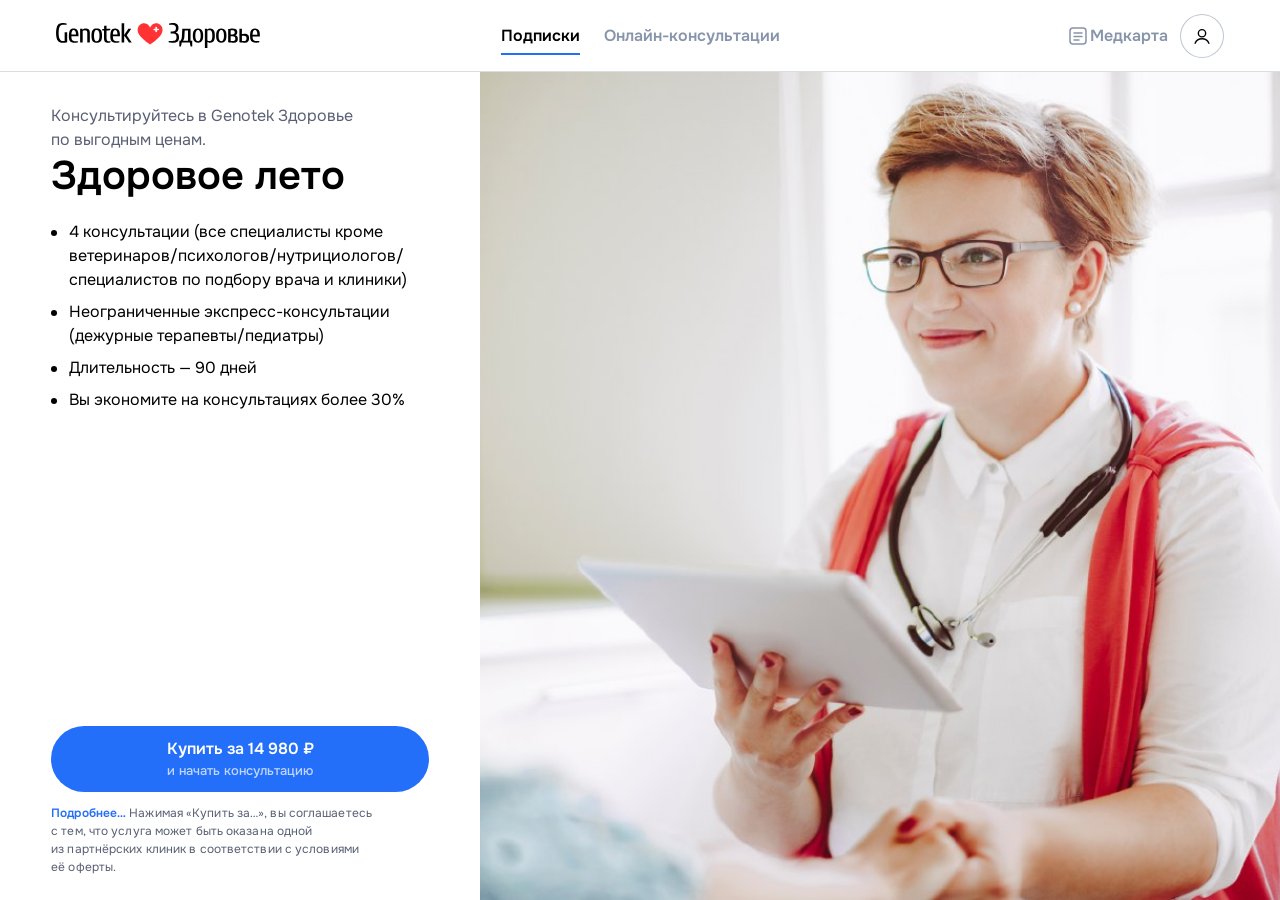
<file: subscription-buy.html>
<!doctype html>
<html lang="ru">
<head>
<meta charset="utf-8">
<meta name="viewport" content="width=device-width, initial-scale=1">
<title>Оформление подписки | Genotek Здоровье</title>
<link rel="preconnect" href="https://fonts.googleapis.com">
<link href="https://fonts.googleapis.com/css2?family=Onest:wght@400;500;600;700&display=swap" rel="stylesheet">
<style>
  :root {
    --ink: #000000;
    --on-var: #595f74;
    --bright: #ffffff;
    --dim: #e9ecf0;
    --outline: #bec7d2;
    --outline-var: #d9dee4;
    --placeholder: #8794aa;
    --blue: #236ffa;
    --blue-c: #d8ecff;
    --on-blue-c: #163b92;
    --blue-panel: rgba(216, 236, 255, .48);
    --blue-tint: #edf0ff;
    --java: #0a9fb0;
    --gold: #93683b;
    --shadow-card: 0 8px 24px rgba(0,0,0,.05);
    --shadow-soft: 0 12px 34px rgba(0,0,0,.07);
    --font: "Onest", Arial, sans-serif;
    --content: 1200px;
    --side: 24px;
    --header-side: 56px;
    --header: 72px;
    --panel: minmax(360px, 480px);
  }
  * { box-sizing: border-box; }
  [hidden] { display: none !important; }
  html, body { height: 100%; }
  body { margin: 0; height: 100dvh; overflow: hidden; font-family: var(--font); color: var(--ink); background: var(--bright); font-size: 16px; line-height: 24px; font-weight: 400; -webkit-font-smoothing: antialiased; display: flex; flex-direction: column; }
  a { color: var(--blue); }
  button { font-family: inherit; }
  :focus-visible { outline: 2px solid var(--blue); outline-offset: 2px; }

  .btn { display: inline-flex; align-items: center; justify-content: center; gap: 8px; border-radius: 9999px; border: 1px solid transparent; font-weight: 600; text-decoration: none; white-space: nowrap; cursor: pointer; background: transparent; color: var(--blue); transition: background-color 120ms ease, border-color 120ms ease, color 120ms ease; }
  .btn-44 { min-height: 44px; padding: 12px 24px; font-size: 14px; line-height: 20px; }
  .btn.primary { border: 0; background: var(--blue); color: #fff; }
  .btn.primary:hover { background: color-mix(in srgb, var(--blue) 92%, var(--on-blue-c) 8%); }
  .btn.cta {
    flex-direction: column; gap: 2px; align-items: center; justify-content: center;
    min-height: 64px; padding: 12px 40px; white-space: normal; text-align: center;
  }
  .btn.cta .cta-title { font-size: 16px; line-height: 22px; font-weight: 600; color: #fff; }
  .btn.cta .cta-sub { font-size: 13px; line-height: 18px; font-weight: 500; color: rgba(255,255,255,.72); }
  .lnk { color: var(--blue); font-weight: 600; text-decoration: none; }
  .lnk:hover { color: var(--on-blue-c); }
  .lnk.u { text-decoration: underline; font-weight: 400; }
  .avatar { display: inline-grid; place-items: center; border-radius: 9999px; background: var(--blue-c); color: var(--on-blue-c); font-weight: 600; flex: none; }
  .avatar.a40 { width: 44px; height: 44px; font-size: 14px; line-height: 20px; }
  .avatar.user { background: #fff; color: var(--ink); box-shadow: inset 0 0 0 1px var(--outline); }
  .tabs { display: flex; gap: 24px; align-items: center; }
  .tabs a { padding: 8px 0; color: #8794aa; text-decoration: none; font-weight: 600; font-size: 16px; line-height: 22px; }
  .tabs a:hover { color: var(--ink); }
  .tabs a.on { color: #000; box-shadow: inset 0 -2px 0 var(--blue); }

  .site-header { position: sticky; top: 0; z-index: 10; flex: none; height: var(--header); background: #fff; border-bottom: 1px solid var(--outline-var); }
  .bar { height: 100%; margin: 0 auto; padding: 0 var(--header-side); display: grid; grid-template-columns: minmax(0, 1fr) auto minmax(0, 1fr); align-items: center; gap: 32px; }
  .logo { display: flex; align-items: center; justify-self: start; }
  .logo img { display: block; width: 204px; height: 26px; object-fit: contain; object-position: left center; }
  .actions { grid-column: 3; display: flex; justify-content: flex-end; align-items: center; gap: 12px; }
  .account { display: inline-flex; align-items: center; height: 44px; color: #8794aa; text-decoration: none; font-weight: 600; font-size: 16px; line-height: 22px; }
  .account:hover { color: var(--ink); }
  .account.on { color: var(--blue); }
  .profile-link { display: inline-flex; border-radius: 9999px; }
  .profile-link:hover .avatar.user { box-shadow: inset 0 0 0 1px var(--ink); }

  .checkout { flex: 1 1 auto; display: grid; grid-template-columns: var(--panel) minmax(0, 1fr); min-height: 0; overflow: hidden; }
  .checkout-info {
    display: flex; flex-direction: column; justify-content: flex-start;
    min-height: 0; overflow: hidden;
    padding: 32px clamp(24px, 4vw, 56px) 24px;
    background: #fff;
  }
  .lead { margin: 0; color: var(--on-var); font-size: 16px; line-height: 24px; max-width: 36ch; }
  .checkout-info h1 { margin: 0 0 20px; font-size: 40px; line-height: 48px; font-weight: 600; }
  .features { margin: 0; padding: 0; list-style: none; display: flex; flex-direction: column; gap: 8px; max-width: 42ch; }
  .features li {
    position: relative; padding-left: 18px;
    color: var(--ink); font-size: 16px; line-height: 24px;
  }
  .features li::before {
    content: ""; position: absolute; left: 0; top: 10px;
    width: 6px; height: 6px; border-radius: 50%; background: var(--ink);
  }
  .checkout-actions { margin-top: auto; display: flex; flex-direction: column; align-items: stretch; padding-top: 24px; width: 100%; }
  .checkout-info .btn.cta { width: 100%; flex: none; }
  .legal {
    margin: 12px 0 0; max-width: 42ch;
    color: var(--on-var); font-size: 12px; line-height: 18px; letter-spacing: .1px;
  }
  .legal .lnk { font-weight: 600; font-size: inherit; }

  .checkout-visual { position: relative; min-height: 0; background: var(--dim); overflow: hidden; }
  .checkout-visual img {
    display: block; width: 100%; height: 100%;
    object-fit: cover; object-position: 55% center;
  }

  .checkout-info.loading {
    justify-content: center;
    align-items: center;
    gap: 8px;
    text-align: center;
  }
  .checkout-info.loading h1 { margin: 0; font-size: 32px; line-height: 40px; }
  .loading-status { margin: 0; color: var(--on-var); font-size: 16px; line-height: 24px; }
  .progress {
    width: min(280px, 100%); height: 4px; margin-top: 20px;
    border-radius: 9999px; background: var(--dim); overflow: hidden;
  }
  .progress-bar {
    width: 0; height: 100%; border-radius: inherit;
    background: var(--blue);
    transition: width linear;
  }

  @media (max-width: 1024px) {
    :root { --side: 16px; --header-side: 16px; }
    .tabs { display: none; }
    .bar { grid-template-columns: minmax(0, 1fr) auto; }
    .actions { grid-column: 2; }
    .checkout { grid-template-columns: 1fr; grid-template-rows: minmax(0, 34%) minmax(0, 1fr); }
    .checkout-visual { order: -1; }
    .checkout-info { padding: 20px 16px 16px; }
    .checkout-info h1 { font-size: 28px; line-height: 32px; margin-bottom: 12px; }
    .features { gap: 6px; }
    .features li { font-size: 14px; line-height: 20px; }
    .features li::before { top: 7px; }
    .checkout-actions { padding-top: 16px; width: 100%; }
    .checkout-info .btn.cta { width: 100%; padding-inline: 20px; }
  }
  @media (max-width: 420px) {
    .actions { gap: 8px; }
    .account .label { display: none; }
    .lead { font-size: 14px; line-height: 20px; }
    .checkout-info h1 { font-size: 24px; line-height: 28px; }
  }
</style>
</head>
<body>
<header class="site-header" id="header">
  <div class="bar">
    <a class="logo" href="https://health.genotek.ru/consultation/">
      <img src="assets/genotek_health.svg" width="204" height="26" alt="Genotek Здоровье">
    </a>
    <nav class="tabs" aria-label="Разделы">
      <a class="on" href="subscriptions.html" aria-current="page">Подписки</a>
      <a href="https://health.genotek.ru/consultation/">Онлайн-консультации</a>
    </nav>
    <div class="actions">
      <a class="account" href="medcard.html">
        <svg width="24" height="24" viewBox="0 0 24 24" fill="none" aria-hidden="true"><rect x="4" y="4" width="16" height="16" rx="3" stroke="currentColor" stroke-width="1.5"/><path d="M8 9h8M8 12.5h8M8 16h5" stroke="currentColor" stroke-width="1.5" stroke-linecap="round"/></svg>
        <span class="label">Медкарта</span>
      </a>
      <a class="profile-link" href="medcard.html#profile" aria-label="Профиль">
        <span class="avatar a40 user" aria-hidden="true">
          <svg width="22" height="22" viewBox="0 0 24 24" fill="none"><circle cx="12" cy="9" r="4" stroke="currentColor" stroke-width="1.5"/><path d="M4.5 20c1.3-3.4 4.2-5 7.5-5s6.2 1.6 7.5 5" stroke="currentColor" stroke-width="1.5" stroke-linecap="round"/></svg>
        </span>
      </a>
    </div>
  </div>
</header>

<main class="checkout">
  <section class="checkout-info" id="checkout-form" aria-labelledby="plan-title">
    <p class="lead">Консультируйтесь в Genotek Здоровье по выгодным ценам.</p>
    <h1 id="plan-title"></h1>
    <ul class="features" id="plan-features"></ul>
    <div class="checkout-actions">
      <a class="btn btn-cta primary cta" id="buy-btn" href="https://genotek.ru/">
        <span class="cta-title" id="cta-title"></span>
        <span class="cta-sub">и начать консультацию</span>
      </a>
      <p class="legal">
        <a class="lnk" href="https://storage.yandexcloud.net/health-legal/kyaz_oferta_podpiska.pdf">Подробнее…</a>
        Нажимая «Купить за…», вы соглашаетесь с тем, что услуга может быть оказана одной из партнёрских клиник в соответствии с условиями её оферты.
      </p>
    </div>
  </section>
  <section class="checkout-info loading" id="checkout-loading" aria-labelledby="loading-title" aria-live="polite" hidden>
    <h1 id="loading-title">Покупка пакета</h1>
    <p class="loading-status">Ждем списания денежных средств</p>
    <div class="progress" role="progressbar" aria-valuemin="0" aria-valuemax="100" aria-valuenow="0" aria-label="Ожидание оплаты">
      <div class="progress-bar" id="progress-bar"></div>
    </div>
  </section>
  <aside class="checkout-visual" aria-hidden="true">
    <img src="assets/subscription-hero.jpg" width="1200" height="1200" alt="">
  </aside>
</main>
<script>
const REDIRECT_URL = "https://genotek.ru/";
const LOAD_MS = 2800;
const DEFAULT_PLAN = "summer";

const PLANS = {
  summer: {
    title: "Здоровое лето",
    price: "Купить за 14 980 ₽",
    items: [
      "4 консультации (все специалисты кроме ветеринаров/психологов/нутрициологов/специалистов по подбору врача и клиники)",
      "Неограниченные экспресс-консультации (дежурные терапевты/педиатры)",
      "Длительность — 90 дней",
      "Вы экономите на консультациях более 30%"
    ]
  },
  psych: {
    title: "Мой психолог",
    price: "Купить за 9 028 ₽",
    items: [
      "3 консультации психолога",
      "Длительность — 180 дней",
      "Вы экономите на консультациях до 30%"
    ]
  },
  men: {
    title: "Мужское здоровье",
    price: "Купить за 7 348 ₽",
    items: [
      "3 консультации (терапевты/дерматовенерологи/урологи/кардиологи)",
      "Неограниченные экспресс-консультации (дежурные терапевты)",
      "Автопродление каждый месяц",
      "Вы экономите более 20%"
    ]
  },
  joints: {
    title: "Здоровые суставы",
    price: "Купить за 8 225 ₽",
    items: [
      "5 консультаций (инфекционисты/ревматологи/ЛОРы/терапевты/травматологи-ортопеды)",
      "Неограниченные экспресс-консультации (дежурные терапевты)",
      "Автопродление каждый месяц",
      "Вы экономите более 1456 ₽ в месяц"
    ]
  },
  gut: {
    title: "Здоровый ЖКТ",
    price: "Купить за 9 600 ₽",
    items: [
      "3 консультации: 1 гастроэнтеролог, 1 эндокринолог, 1 нутрициолог",
      "Неограниченные экспресс-консультации (дежурные терапевты)",
      "Вы экономите 20%"
    ]
  },
  women: {
    title: "Женское здоровье",
    price: "Купить за 11 235 ₽",
    items: [
      "3 консультации (терапевты/дерматовенерологи/урологи/гинекологи)",
      "Неограниченные экспресс-консультации (дежурные терапевты)",
      "Автопродление каждый месяц",
      "Вы экономите до 30%"
    ]
  },
  unlimited: {
    title: "Безлимитные консультации",
    price: "Купить за 9 363 ₽",
    items: [
      "Неограниченные экспресс-консультации (дежурные терапевты/педиатры)",
      "+ 5 обычных консультаций (все специалисты кроме психологов, нутрициологов и терапевта-генетика)",
      "Автопродление каждый месяц",
      "Вы экономите на консультациях более 30%"
    ]
  },
  always: {
    title: "Всегда на связи",
    price: "Купить за 10 486 ₽",
    items: [
      "4 консультации (все специалисты кроме психологов, нутрициологов и терапевта-генетика)",
      "Неограниченные экспресс-консультации (дежурные терапевты)",
      "Автопродление каждый месяц",
      "Вы экономите 20%"
    ]
  },
  kids: {
    title: "Детское здоровье",
    price: "Купить за 3 429 ₽",
    items: [
      "2 консультации (педиатры/детские неврологи/дерматологи/инфекционисты)",
      "Неограниченные экспресс-консультации (дежурные педиатры)",
      "Автопродление каждый месяц",
      "Вы экономите до 30%"
    ]
  }
};

const params = new URLSearchParams(location.search);
const planId = PLANS[params.get("plan")] ? params.get("plan") : DEFAULT_PLAN;
const plan = PLANS[planId];

document.title = `${plan.title} — оформление подписки | Genotek Здоровье`;
document.getElementById("plan-title").textContent = plan.title;
document.getElementById("cta-title").textContent = plan.price;
document.getElementById("plan-features").innerHTML = plan.items.map((item) => `<li>${item}</li>`).join("");

const buyBtn = document.getElementById("buy-btn");
const form = document.getElementById("checkout-form");
const loading = document.getElementById("checkout-loading");
const bar = document.getElementById("progress-bar");
const progress = loading.querySelector(".progress");

buyBtn.addEventListener("click", (event) => {
  event.preventDefault();
  form.hidden = true;
  loading.hidden = false;
  progress.setAttribute("aria-valuenow", "0");
  requestAnimationFrame(() => {
    bar.style.transitionDuration = `${LOAD_MS}ms`;
    bar.style.width = "100%";
    progress.setAttribute("aria-valuenow", "100");
  });
  window.setTimeout(() => {
    window.location.href = REDIRECT_URL;
  }, LOAD_MS);
});
</script>
</body>
</html>
</file>
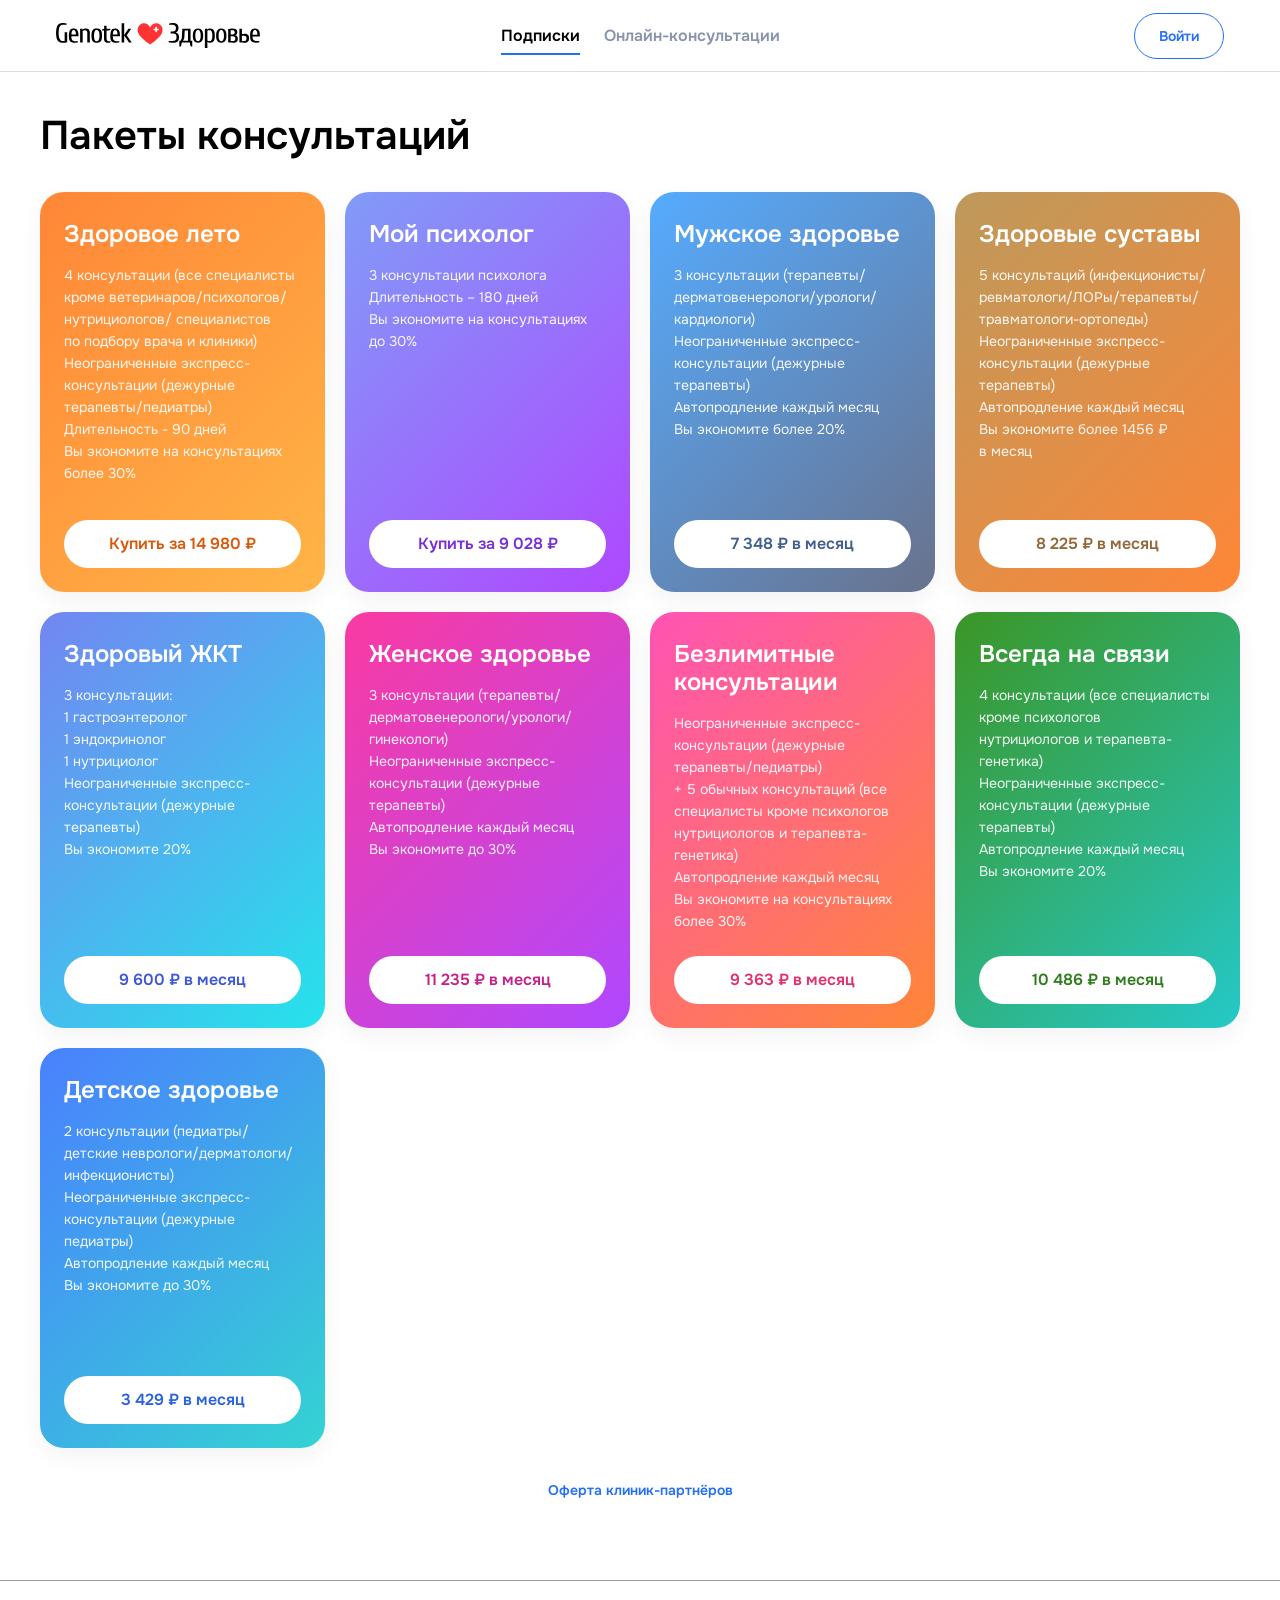
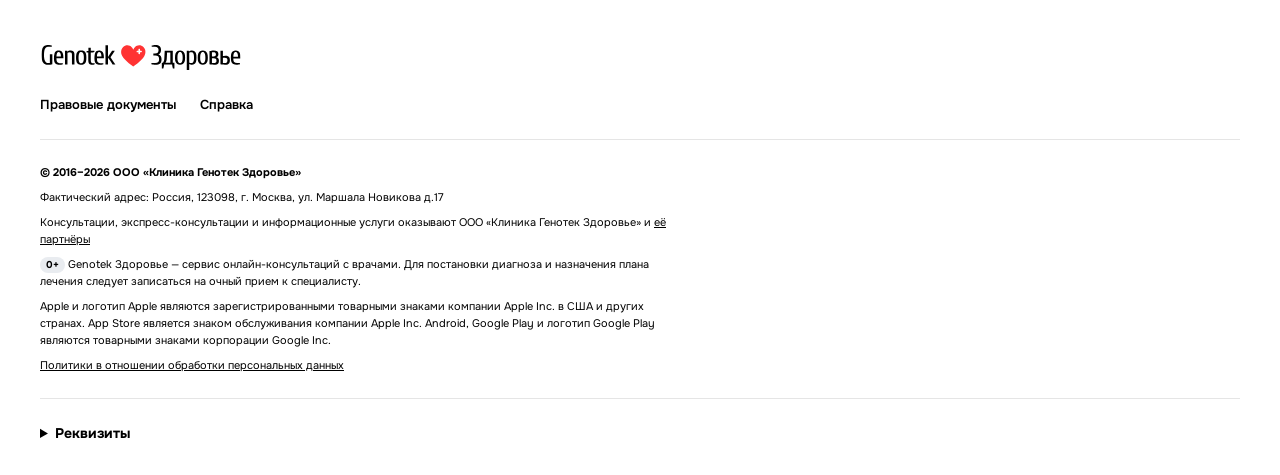
<file: subscriptions.html>
<!doctype html>
<html lang="ru">
<head>
<meta charset="utf-8">
<meta name="viewport" content="width=device-width, initial-scale=1">
<title>Пакеты консультаций | Genotek Здоровье</title>
<link rel="preconnect" href="https://fonts.googleapis.com">
<link href="https://fonts.googleapis.com/css2?family=Onest:wght@400;500;600;700&display=swap" rel="stylesheet">
<style>
  :root {
    --ink: #000000;
    --on-var: #595f74;
    --bright: #ffffff;
    --dim: #e9ecf0;
    --outline: #bec7d2;
    --outline-var: #d9dee4;
    --placeholder: #8794aa;
    --blue: #236ffa;
    --blue-c: #d8ecff;
    --on-blue-c: #163b92;
    --blue-panel: rgba(216, 236, 255, .48);
    --blue-tint: #edf0ff;
    --java: #0a9fb0;
    --gold: #93683b;
    --shadow-card: 0 8px 24px rgba(0,0,0,.05);
    --shadow-soft: 0 12px 34px rgba(0,0,0,.07);
    --shadow-pop: 0 16px 48px rgba(0,0,0,.12);
    --font: "Onest", Arial, sans-serif;
    --content: 1200px;
    --side: 24px;
    --header-side: 56px;
    --header: 72px;
  }
  * { box-sizing: border-box; }
  [hidden] { display: none !important; }
  html { scroll-behavior: smooth; }
  body { margin: 0; font-family: var(--font); color: var(--ink); background: var(--bright); font-size: 16px; line-height: 24px; font-weight: 400; -webkit-font-smoothing: antialiased; }
  a { color: var(--blue); }
  button, input { font-family: inherit; }
  :focus-visible { outline: 2px solid var(--blue); outline-offset: 2px; }

  .btn { display: inline-flex; align-items: center; justify-content: center; gap: 8px; border-radius: 9999px; border: 1px solid transparent; font-weight: 600; text-decoration: none; white-space: nowrap; cursor: pointer; background: transparent; color: var(--blue); transition: background-color 120ms ease, border-color 120ms ease, color 120ms ease; }
  .btn-44 { min-height: 44px; padding: 12px 24px; font-size: 14px; line-height: 20px; }
  .btn.primary { border: 0; background: var(--blue); color: #fff; }
  .btn.primary:hover { background: color-mix(in srgb, var(--blue) 92%, var(--on-blue-c) 8%); }
  .btn.outline { background: #fff; color: var(--blue); border-color: var(--blue); }
  .btn.outline:hover { background: color-mix(in srgb, var(--on-blue-c) 8%, #fff); }
  .lnk { color: var(--blue); font-weight: 600; text-decoration: none; }
  .lnk:hover { color: var(--on-blue-c); }
  .lnk.s { font-size: 14px; line-height: 20px; }
  .lnk.u { text-decoration: underline; font-weight: 400; }
  .tabs { display: flex; gap: 24px; align-items: center; }
  .tabs a { padding: 8px 0; color: #8794aa; text-decoration: none; font-weight: 600; font-size: 16px; line-height: 22px; }
  .tabs a:hover { color: var(--ink); }
  .tabs a.on { color: #000; box-shadow: inset 0 -2px 0 var(--blue); }
  .sep { height: 1px; background: color-mix(in srgb, var(--ink) 10%, transparent); border: 0; margin: 24px 0; }
  .badge { display: inline-flex; align-items: center; gap: 4px; padding: 6px 10px; border-radius: 9999px; background: var(--dim); font-weight: 700; font-size: 11px; line-height: 14px; color: var(--ink); white-space: nowrap; }

  .site-header { position: sticky; top: 0; z-index: 10; height: var(--header); background: #fff; border-bottom: 1px solid var(--outline-var); }
  .bar { height: 100%; margin: 0 auto; padding: 0 var(--header-side); display: grid; grid-template-columns: minmax(0, 1fr) auto minmax(0, 1fr); align-items: center; gap: 32px; }
  .logo { display: flex; align-items: center; justify-self: start; }
  .logo img { display: block; width: 204px; height: 26px; object-fit: contain; object-position: left center; }
  .actions { grid-column: 3; display: flex; justify-content: flex-end; }
  .wrap { max-width: calc(var(--content) + 2 * var(--side)); margin: 0 auto; padding: 40px var(--side) 80px; }

  .page-title { margin: 0 0 32px; font-size: 40px; line-height: 48px; font-weight: 600; }
  .plans { display: grid; grid-template-columns: repeat(4, minmax(0, 1fr)); gap: 20px; }
  .plan {
    --accent: var(--blue);
    --grad: linear-gradient(135deg, #ff8637, #ffb547);
    display: flex; flex-direction: column; min-height: 400px;
    padding: 28px 24px 24px; border-radius: 24px; color: #fff;
    background: var(--grad);
    box-shadow: var(--shadow-card);
    transition: transform 160ms ease, box-shadow 160ms ease;
  }
  .plan:hover { transform: translateY(-2px); box-shadow: var(--shadow-soft); }
  .plan h2 { margin: 0; font-size: 24px; line-height: 28px; font-weight: 600; }
  .plan .body { flex: 1; margin: 16px 0 24px; white-space: pre-line; font-size: 14px; line-height: 22px; color: rgba(255,255,255,.92); }
  .plan .cta {
    display: inline-flex; align-items: center; justify-content: center;
    min-height: 48px; padding: 12px 20px; border-radius: 9999px;
    background: #fff; color: var(--accent); text-decoration: none;
    font-weight: 600; font-size: 16px; line-height: 22px;
    transition: background-color 120ms ease, color 120ms ease;
  }
  .plan .cta:hover { background: rgba(255,255,255,.88); }

  .plan.summer { --accent: #d9590b; --grad: linear-gradient(135deg, #ff8637, #ffb547); }
  .plan.psych { --accent: #7a2fd6; --grad: linear-gradient(135deg, #819bf8, #af48ff); }
  .plan.men { --accent: #3f5f8f; --grad: linear-gradient(135deg, #55abff, #69728c); }
  .plan.joints { --accent: #93683b; --grad: linear-gradient(135deg, #bd995b, #ff8637); }
  .plan.gut { --accent: #3f58d6; --grad: linear-gradient(135deg, #7386f2, #25e3eb); }
  .plan.women { --accent: #c4228a; --grad: linear-gradient(135deg, #fa3aa1, #af48ff); }
  .plan.unlimited { --accent: #e0306f; --grad: linear-gradient(135deg, #ff53b4, #ff8637); }
  .plan.always { --accent: #2f7d1d; --grad: linear-gradient(135deg, #3b9625, #25c8c8); }
  .plan.kids { --accent: #2a62e0; --grad: linear-gradient(135deg, #4a80ff, #33d3d3); }

  .plans-foot { display: block; width: fit-content; margin: 32px auto 0; color: var(--blue); font-size: 14px; line-height: 20px; font-weight: 600; text-decoration: none; }
  .plans-foot:hover { color: var(--on-blue-c); }

  footer { background: #fff; border-top: 1px solid color-mix(in srgb, var(--ink) 40%, transparent); }
  .foot { max-width: calc(var(--content) + 2 * var(--side)); margin: 0 auto; padding: 64px var(--side) 32px; color: var(--ink); font-size: 11px; line-height: 17px; }
  .foot-brand { display: inline-flex; }
  .foot-brand img { display: block; width: 202px; height: 25px; }
  .foot-links { display: flex; gap: 24px; flex-wrap: wrap; margin-top: 20px; }
  .foot-links .lnk { color: var(--ink); font-size: 13px; line-height: 20px; }
  .foot-links .lnk:hover { color: var(--blue); }
  .foot .sep { margin: 24px 0; }
  .fine p { margin: 8px 0 0; max-width: 90ch; }
  .fine p:first-child { margin-top: 0; font-weight: 700; }
  .fine .lnk.u { color: var(--ink); }
  .fine .lnk.u:hover { color: var(--blue); }
  .fine .badge { padding: 2px 6px; font-size: 10px; line-height: 12px; }
  .reqs summary { cursor: pointer; font-weight: 700; font-size: 14px; line-height: 20px; color: var(--ink); }
  .reqs dl { display: grid; grid-template-columns: 200px 1fr; gap: 8px 16px; margin: 16px 0 0; }
  .reqs dt { color: var(--on-var); font-size: 12px; line-height: 16px; }
  .reqs dd { margin: 0; color: var(--ink); font-size: 12px; line-height: 16px; }

  @media (max-width: 1024px) {
    :root { --side: 16px; --header-side: 16px; }
    .tabs { display: none; }
    .bar { grid-template-columns: minmax(0, 1fr) auto; }
    .actions { grid-column: 2; }
    .wrap { padding-top: 24px; }
    .page-title { font-size: 28px; line-height: 32px; margin-bottom: 24px; }
    .plans { grid-template-columns: repeat(2, minmax(0, 1fr)); gap: 16px; }
    .plan { min-height: 360px; padding: 24px 20px 20px; }
    .reqs dl { grid-template-columns: 1fr; }
  }
  @media (max-width: 600px) {
    .plans { grid-template-columns: 1fr; }
    .plan { min-height: 0; }
    .plan h2 { font-size: 22px; line-height: 28px; }
    .foot { padding: 40px var(--side) 24px; }
    .foot-brand img { width: 162px; height: 20px; }
  }
</style>
</head>
<body>
<header class="site-header" id="header">
  <div class="bar">
    <a class="logo" href="https://health.genotek.ru/consultation/">
      <img src="assets/genotek_health.svg" width="204" height="26" alt="Genotek Здоровье">
    </a>
    <nav class="tabs" aria-label="Разделы">
      <a class="on" href="subscriptions.html" aria-current="page">Подписки</a>
      <a href="https://health.genotek.ru/consultation/">Онлайн-консультации</a>
    </nav>
    <div class="actions">
      <a class="btn btn-44 outline login" href="https://health.genotek.ru/telemed/api/login?app=user">Войти</a>
    </div>
  </div>
</header>

<main class="wrap">
  <h1 class="page-title">Пакеты консультаций</h1>
  <div class="plans">
    <article class="plan summer">
      <h2>Здоровое лето</h2>
      <p class="body">4 консультации (все специалисты кроме ветеринаров/психологов/нутрициологов/ специалистов по подбору врача и клиники)
Неограниченные экспресс-консультации (дежурные терапевты/педиатры)
Длительность - 90 дней
Вы экономите на консультациях более 30%</p>
      <a class="cta" href="subscription-buy.html?plan=summer">Купить за 14 980 ₽</a>
    </article>

    <article class="plan psych">
      <h2>Мой психолог</h2>
      <p class="body">3 консультации психолога
Длительность – 180 дней
Вы экономите на консультациях до 30%</p>
      <a class="cta" href="subscription-buy.html?plan=psych">Купить за 9 028 ₽</a>
    </article>

    <article class="plan men">
      <h2>Мужское здоровье</h2>
      <p class="body">3 консультации (терапевты/дерматовенерологи/урологи/кардиологи)
Неограниченные экспресс-консультации (дежурные терапевты)
Автопродление каждый месяц
Вы экономите более 20%</p>
      <a class="cta" href="subscription-buy.html?plan=men">7 348 ₽ в месяц</a>
    </article>

    <article class="plan joints">
      <h2>Здоровые суставы</h2>
      <p class="body">5 консультаций (инфекционисты/ревматологи/ЛОРы/терапевты/травматологи-ортопеды)
Неограниченные экспресс-консультации (дежурные терапевты)
Автопродление каждый месяц
Вы экономите более 1456 ₽ в месяц</p>
      <a class="cta" href="subscription-buy.html?plan=joints">8 225 ₽ в месяц</a>
    </article>

    <article class="plan gut">
      <h2>Здоровый ЖКТ</h2>
      <p class="body">3 консультации:
1 гастроэнтеролог
1 эндокринолог
1 нутрициолог
Неограниченные экспресс-консультации (дежурные терапевты)
Вы экономите 20%</p>
      <a class="cta" href="subscription-buy.html?plan=gut">9 600 ₽ в месяц</a>
    </article>

    <article class="plan women">
      <h2>Женское здоровье</h2>
      <p class="body">3 консультации (терапевты/дерматовенерологи/урологи/гинекологи)
Неограниченные экспресс-консультации (дежурные терапевты)
Автопродление каждый месяц
Вы экономите до 30%</p>
      <a class="cta" href="subscription-buy.html?plan=women">11 235 ₽ в месяц</a>
    </article>

    <article class="plan unlimited">
      <h2>Безлимитные консультации</h2>
      <p class="body">Неограниченные экспресс-консультации (дежурные терапевты/педиатры)
+ 5 обычных консультаций (все специалисты кроме психологов
нутрициологов и терапевта-генетика)
Автопродление каждый месяц
Вы экономите на консультациях более 30%</p>
      <a class="cta" href="subscription-buy.html?plan=unlimited">9 363 ₽ в месяц</a>
    </article>

    <article class="plan always">
      <h2>Всегда на связи</h2>
      <p class="body">4 консультации (все специалисты кроме психологов
нутрициологов и терапевта-генетика)
Неограниченные экспресс-консультации (дежурные терапевты)
Автопродление каждый месяц
Вы экономите 20%</p>
      <a class="cta" href="subscription-buy.html?plan=always">10 486 ₽ в месяц</a>
    </article>

    <article class="plan kids">
      <h2>Детское здоровье</h2>
      <p class="body">2 консультации (педиатры/детские неврологи/дерматологи/инфекционисты)
Неограниченные экспресс-консультации (дежурные педиатры)
Автопродление каждый месяц
Вы экономите до 30%</p>
      <a class="cta" href="subscription-buy.html?plan=kids">3 429 ₽ в месяц</a>
    </article>
  </div>

  <a class="plans-foot" href="https://storage.yandexcloud.net/health-legal/kyaz_oferta_podpiska.pdf">Оферта клиник-партнёров</a>
</main>

<footer>
  <div class="foot">
    <a class="foot-brand" href="https://health.genotek.ru/consultation/" aria-label="Genotek Здоровье">
      <img src="assets/genotek_health.svg" width="202" height="25" alt="">
    </a>
    <div class="foot-links">
      <a class="lnk s" href="https://health.genotek.ru/legal/">Правовые документы</a>
      <a class="lnk s" href="https://health.genotek.ru/consultation/support-web/index.html">Справка</a>
    </div>
    <hr class="sep">
    <div class="fine">
      <p>© 2016–2026 ООО «Клиника Генотек Здоровье»</p>
      <p>Фактический адрес: Россия, 123098, г. Москва, ул. Маршала Новикова д.17</p>
      <p>Консультации, экспресс-консультации и информационные услуги оказывают ООО «Клиника Генотек Здоровье» и <a class="lnk u" href="https://storage.yandexcloud.net/health-legal/health_list.pdf">её партнёры</a></p>
      <p><span class="badge">0+</span> Genotek Здоровье — сервис онлайн-консультаций с врачами. Для постановки диагноза и назначения плана лечения следует записаться на очный прием к специалисту.</p>
      <p>Apple и логотип Apple являются зарегистрированными товарными знаками компании Apple Inc. в США и других странах. App Store является знаком обслуживания компании Apple Inc. Android, Google Play и логотип Google Play являются товарными знаками корпорации Google Inc.</p>
      <p><a class="lnk u" href="https://health.genotek.ru/legal/privacy-policy/">Политики в отношении обработки персональных данных</a></p>
    </div>
    <hr class="sep">
    <details class="reqs">
      <summary>Реквизиты</summary>
      <dl>
        <dt>Полное наименование</dt>
        <dd>Общество с ограниченной ответственностью «Клиника Генотек Здоровье»</dd>
        <dt>ОГРН</dt><dd>5177746308394</dd>
        <dt>ИНН</dt><dd>7704448842</dd>
        <dt>КПП</dt><dd>770901001</dd>
        <dt>Юридический адрес</dt>
        <dd>105120, г. Москва, вн. тер. г. муниципальный округ Таганский, пер. Наставнический, д. 17, стр. 1, помещ. 63/1</dd>
      </dl>
    </details>
  </div>
</footer>
</body>
</html>
</file>
